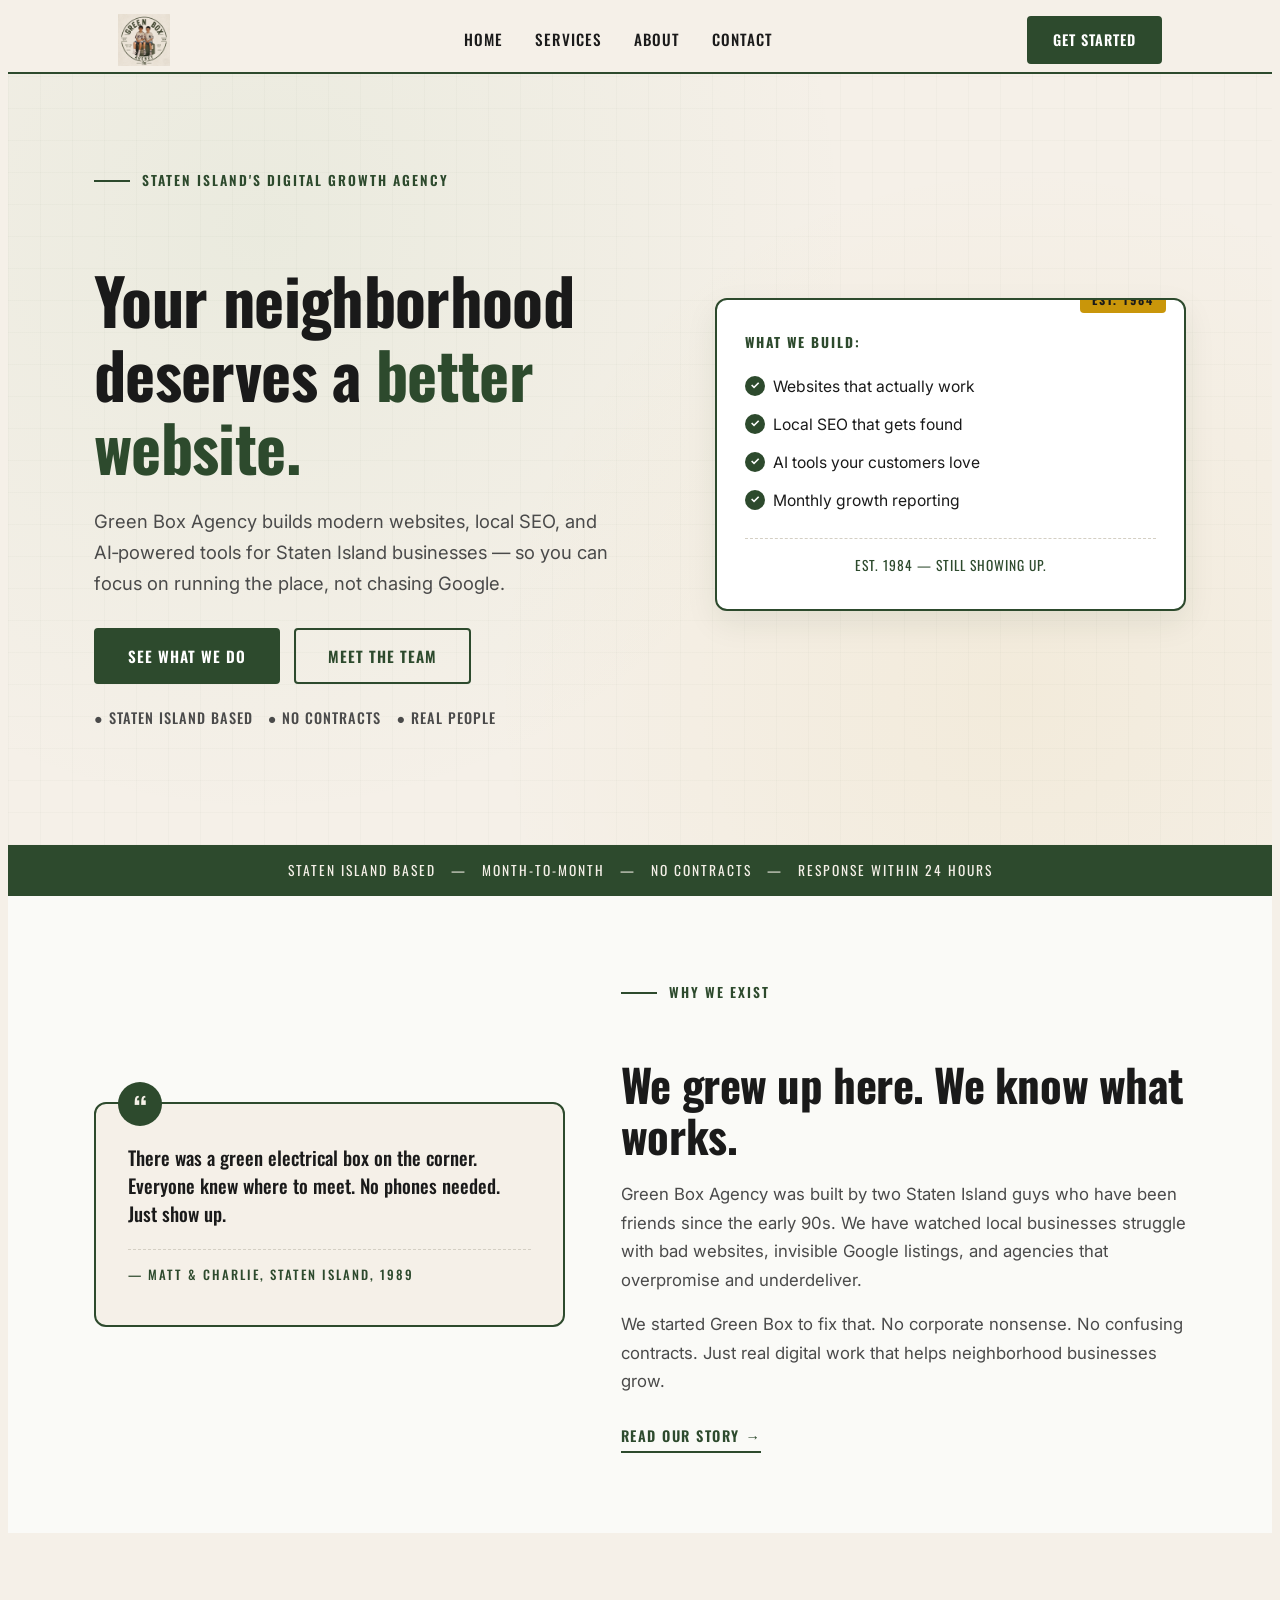
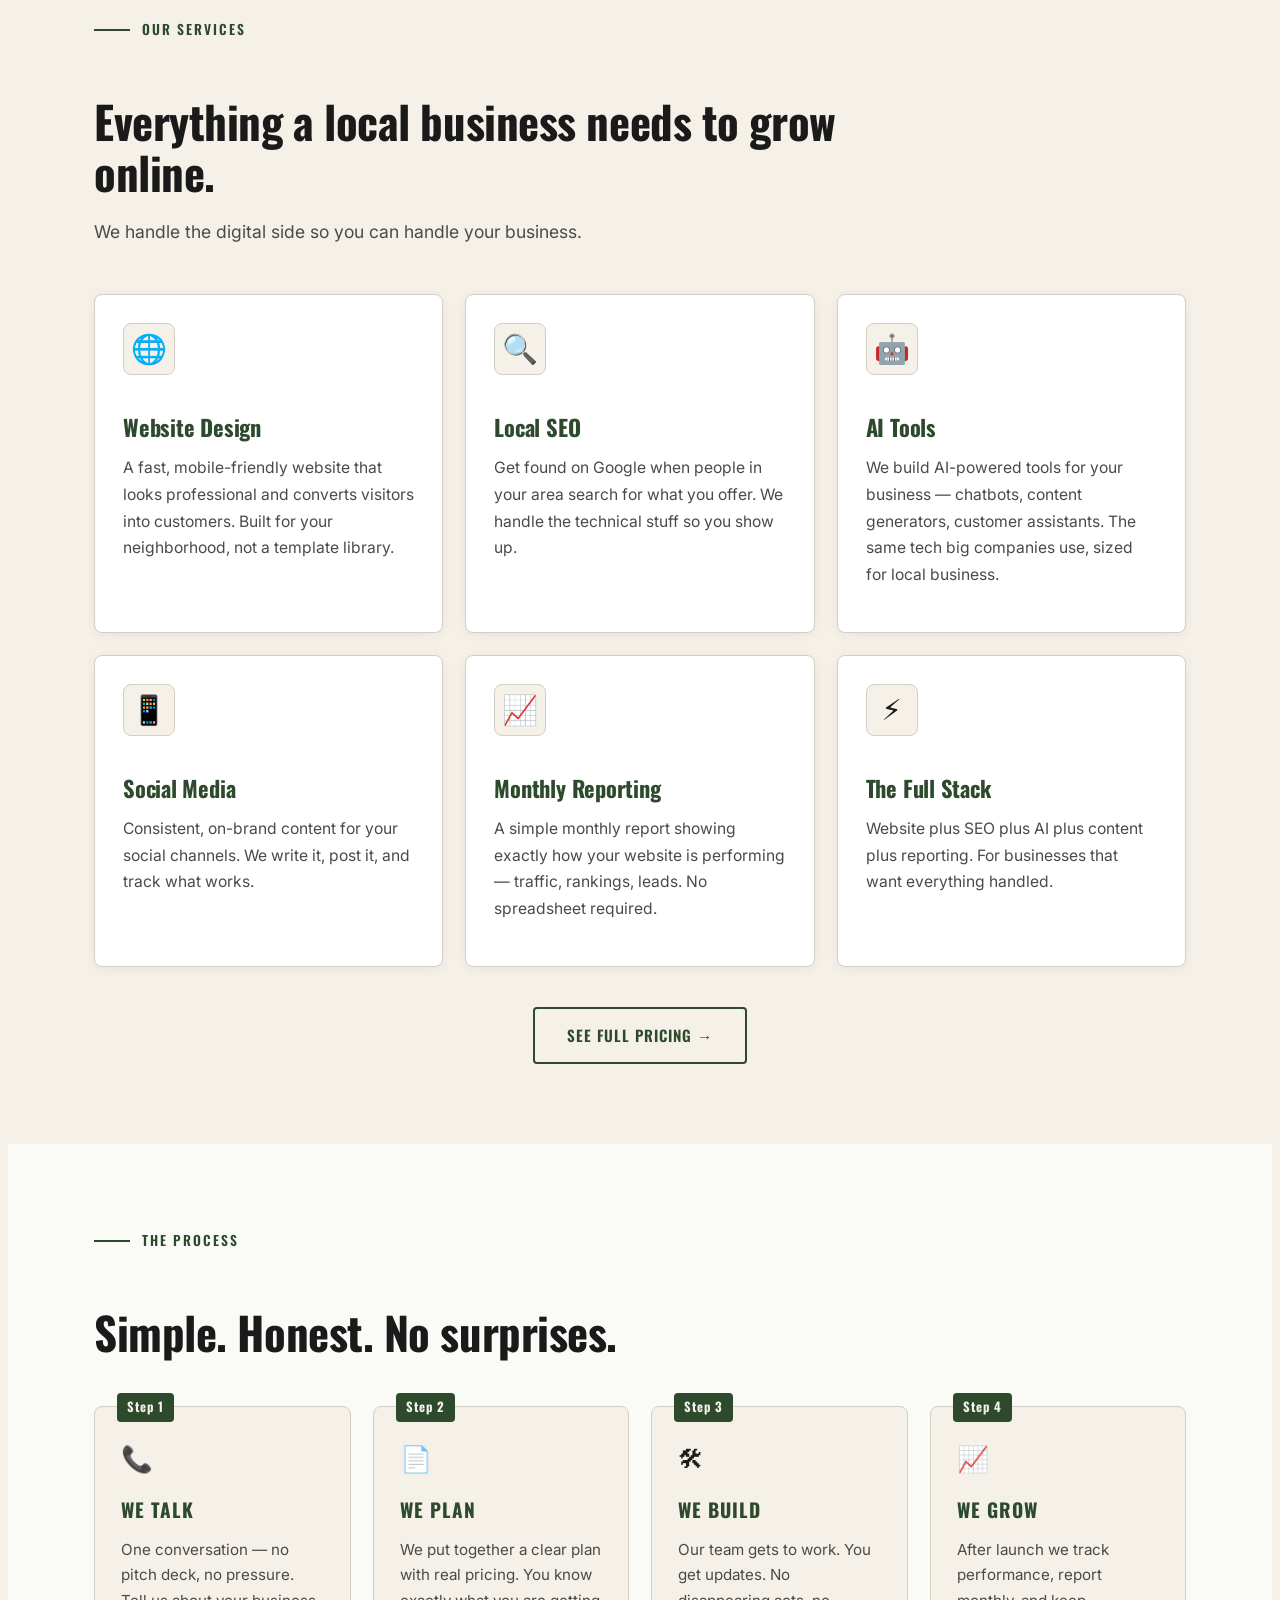
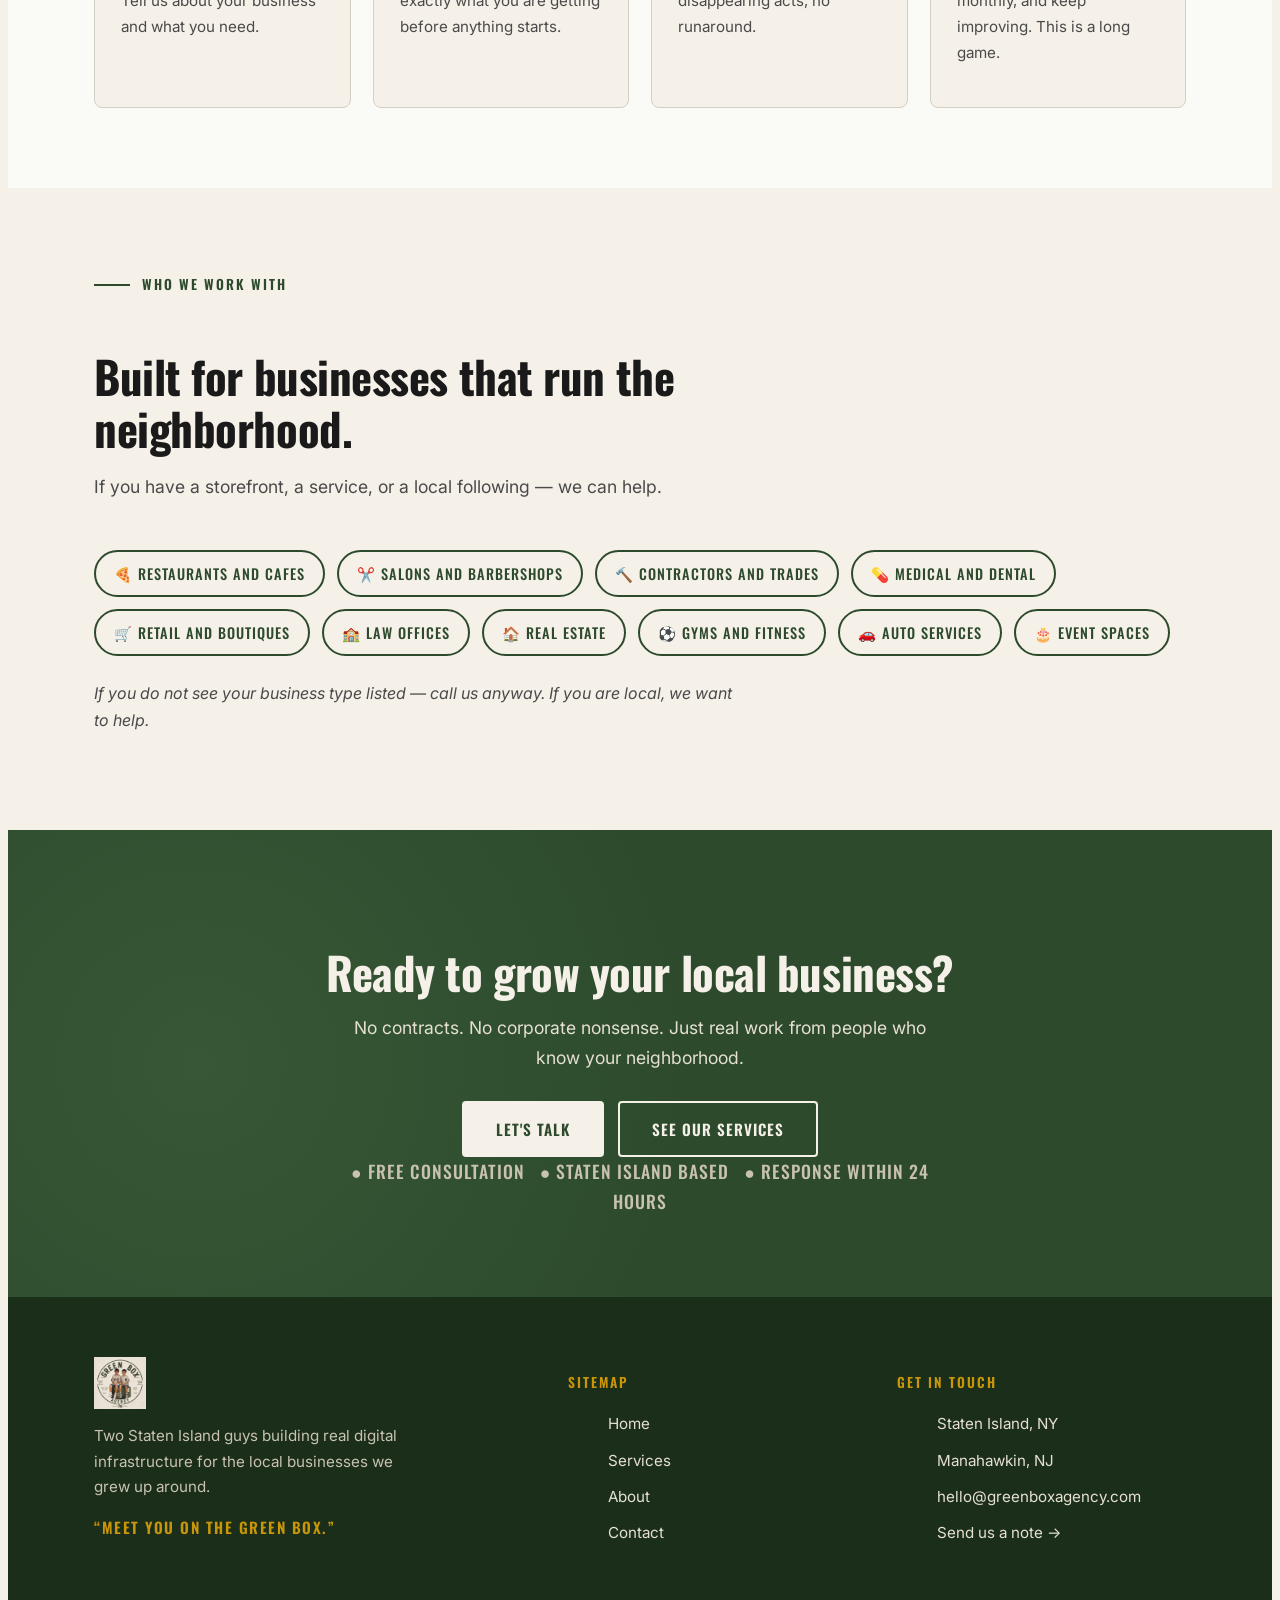
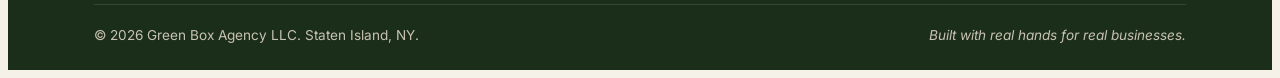
<file: index.html>
<!DOCTYPE html>
<html lang="en">
<head>
  <meta charset="UTF-8" />
  <!-- Google tag (gtag.js) -->
  <script async src="https://www.googletagmanager.com/gtag/js?id=G-ZWFWKJBQMD"></script>
  <script>
    window.dataLayer = window.dataLayer || [];
    function gtag(){dataLayer.push(arguments);}
    gtag('js', new Date());
    gtag('config', 'G-ZWFWKJBQMD');
  </script>
  <meta name="viewport" content="width=device-width, initial-scale=1.0" />
  <title>Green Box Agency &mdash; Staten Island Web Design, Local SEO &amp; AI Tools</title>
  <meta name="description" content="Green Box Agency builds modern websites, local SEO, and AI-powered tools for Staten Island businesses. Real digital work from two neighborhood guys. Meet you on the Green Box." />
  <link rel="canonical" href="https://greenboxagency.com/" />

  <meta property="og:type" content="website" />
  <meta property="og:url" content="https://greenboxagency.com/" />
  <meta property="og:title" content="Green Box Agency &mdash; Staten Island's Digital Growth Agency" />
  <meta property="og:description" content="Modern websites, local SEO, and AI tools for Staten Island businesses. Real work from real people." />
  <meta property="og:image" content="/assets/logo.jpeg" />

  <meta name="twitter:card" content="summary_large_image" />
  <meta name="twitter:title" content="Green Box Agency &mdash; Staten Island's Digital Growth Agency" />
  <meta name="twitter:description" content="Modern websites, local SEO, and AI tools for Staten Island businesses." />
  <meta name="twitter:image" content="/assets/logo.jpeg" />

  <link rel="icon" type="image/png" href="/assets/favicon.png" />

  <link rel="preconnect" href="https://fonts.googleapis.com" />
  <link rel="preconnect" href="https://fonts.gstatic.com" crossorigin />
  <link href="https://fonts.googleapis.com/css2?family=Oswald:wght@400;500;600;700;800&amp;family=Inter:wght@400;500;600;700&amp;display=swap" rel="stylesheet" />

  <link rel="stylesheet" href="/assets/style.css" />
  <script src="/assets/script.js" defer></script>

  <!-- GA4 goes here -->

  <script type="application/ld+json">
  {
    "@context": "https://schema.org",
    "@type": "Organization",
    "name": "Green Box Agency",
    "alternateName": "Green Box Agency LLC",
    "url": "https://greenboxagency.com/",
    "logo": "https://greenboxagency.com/assets/logo.jpeg",
    "foundingDate": "2024",
    "founders": [
      { "@type": "Person", "name": "Matt Dunn" },
      { "@type": "Person", "name": "Charlie" }
    ],
    "slogan": "Meet you on the Green Box.",
    "description": "Staten Island digital agency building modern websites, local SEO, and AI-powered tools for neighborhood businesses.",
    "areaServed": [
      { "@type": "City", "name": "Staten Island" },
      { "@type": "State", "name": "New York" },
      { "@type": "State", "name": "New Jersey" }
    ],
    "address": {
      "@type": "PostalAddress",
      "addressLocality": "Staten Island",
      "addressRegion": "NY",
      "addressCountry": "US"
    }
  }
  </script>

  <script type="application/ld+json">
  {
    "@context": "https://schema.org",
    "@type": "BreadcrumbList",
    "itemListElement": [
      { "@type": "ListItem", "position": 1, "name": "Home", "item": "https://greenboxagency.com/" }
    ]
  }
  </script>
</head>
<body>
<header class="site-header" id="top">
  <div class="container">
    <nav class="nav" aria-label="Primary">
      <a href="/" class="nav-logo"><img src="/assets/logo.jpeg" alt="Green Box Agency" height="200" style="height:200px;width:auto;display:block"/></a>

      <button class="hamburger" aria-label="Open menu" aria-expanded="false">
        <span></span>
        <span></span>
        <span></span>
      </button>

      <ul class="nav-links" id="nav-links">
        <li><a href="/">Home</a></li>
        <li><a href="/services/">Services</a></li>
        <li><a href="/about/">About</a></li>
        <li><a href="/contact/">Contact</a></li>
      </ul>

      <a class="nav-cta" href="/contact/">Get Started</a>
    </nav>
  </div>
</header>

<main id="main">

  <!-- HERO -->
  <section class="hero">
    <div class="container">
      <div class="hero-copy fade-up">
        <span class="section-label">Staten Island's Digital Growth Agency</span>
        <h1>Your neighborhood deserves a <span class="accent">better website.</span></h1>
        <p class="lede">Green Box Agency builds modern websites, local SEO, and AI&#8209;powered tools for Staten Island businesses &mdash; so you can focus on running the place, not chasing Google.</p>
        <div class="btn-row">
          <a class="btn btn--primary" href="/services/">See What We Do</a>
          <a class="btn btn--secondary" href="/about/">Meet the Team</a>
        </div>
        <p class="trust-line">&#9679; Staten Island based &nbsp; &#9679; No contracts &nbsp; &#9679; Real people</p>
      </div>

      <aside class="hero-card fade-up" aria-label="What Green Box builds">
        <div class="hero-card-label">What we build:</div>
        <ul class="check-list">
          <li>Websites that actually work</li>
          <li>Local SEO that gets found</li>
          <li>AI tools your customers love</li>
          <li>Monthly growth reporting</li>
        </ul>
        <div class="hero-card-foot">EST. 1984 &mdash; Still showing up.</div>
      </aside>
    </div>
  </section>

  <!-- TRUST BAR -->
  <section style="background:#2d4a2d;padding:14px 0">
    <div class="container">
      <p style="font-family:'Oswald',sans-serif;font-size:0.85rem;letter-spacing:2px;text-transform:uppercase;color:#f5f0e8;text-align:center;margin:0">
        Staten Island Based &nbsp;&nbsp;&#8212;&nbsp;&nbsp; Month-to-Month &nbsp;&nbsp;&#8212;&nbsp;&nbsp; No Contracts &nbsp;&nbsp;&#8212;&nbsp;&nbsp; Response Within 24 Hours
      </p>
    </div>
  </section>

  <!-- THE GREEN BOX STORY (SHORT) -->
  <section class="section section--white">
    <div class="container">
      <div class="story-grid">
        <div class="story-quote fade-up">
          There was a green electrical box on the corner. Everyone knew where to meet. No phones needed. Just show up.
          <div class="story-quote-foot">&mdash; Matt &amp; Charlie, Staten Island, 1989</div>
        </div>
        <div class="story-body fade-up">
          <span class="section-label">Why We Exist</span>
          <h2>We grew up here. We know what works.</h2>
          <p>Green Box Agency was built by two Staten Island guys who have been friends since the early 90s. We have watched local businesses struggle with bad websites, invisible Google listings, and agencies that overpromise and underdeliver.</p>
          <p>We started Green Box to fix that. No corporate nonsense. No confusing contracts. Just real digital work that helps neighborhood businesses grow.</p>
          <a class="story-link" href="/about/">Read Our Story &rarr;</a>
        </div>
      </div>
    </div>
  </section>

  <!-- WHAT WE DO -->
  <section class="section section--cream">
    <div class="container">
      <div class="section-head fade-up">
        <span class="section-label">Our Services</span>
        <h2>Everything a local business needs to grow online.</h2>
        <p>We handle the digital side so you can handle your business.</p>
      </div>

      <div class="services-grid">
        <article class="card fade-up">
          <div class="card-icon" aria-hidden="true">&#127760;</div>
          <h3>Website Design</h3>
          <p>A fast, mobile-friendly website that looks professional and converts visitors into customers. Built for your neighborhood, not a template library.</p>
        </article>
        <article class="card fade-up">
          <div class="card-icon" aria-hidden="true">&#128269;</div>
          <h3>Local SEO</h3>
          <p>Get found on Google when people in your area search for what you offer. We handle the technical stuff so you show up.</p>
        </article>
        <article class="card fade-up">
          <div class="card-icon" aria-hidden="true">&#129302;</div>
          <h3>AI Tools</h3>
          <p>We build AI-powered tools for your business &mdash; chatbots, content generators, customer assistants. The same tech big companies use, sized for local business.</p>
        </article>
        <article class="card fade-up">
          <div class="card-icon" aria-hidden="true">&#128241;</div>
          <h3>Social Media</h3>
          <p>Consistent, on-brand content for your social channels. We write it, post it, and track what works.</p>
        </article>
        <article class="card fade-up">
          <div class="card-icon" aria-hidden="true">&#128200;</div>
          <h3>Monthly Reporting</h3>
          <p>A simple monthly report showing exactly how your website is performing &mdash; traffic, rankings, leads. No spreadsheet required.</p>
        </article>
        <article class="card fade-up">
          <div class="card-icon" aria-hidden="true">&#9889;</div>
          <h3>The Full Stack</h3>
          <p>Website plus SEO plus AI plus content plus reporting. For businesses that want everything handled.</p>
        </article>
      </div>

      <div class="section-foot fade-up">
        <a class="btn btn--secondary" href="/services/">See Full Pricing &rarr;</a>
      </div>
    </div>
  </section>

  <!-- HOW IT WORKS -->
  <section class="section section--white">
    <div class="container">
      <div class="section-head fade-up">
        <span class="section-label">The Process</span>
        <h2>Simple. Honest. No surprises.</h2>
      </div>

      <div class="process-grid">
        <div class="process-step fade-up">
          <span class="step-num">Step 1</span>
          <div class="step-icon" aria-hidden="true">&#128222;</div>
          <h3>We Talk</h3>
          <p>One conversation &mdash; no pitch deck, no pressure. Tell us about your business and what you need.</p>
        </div>
        <div class="process-step fade-up">
          <span class="step-num">Step 2</span>
          <div class="step-icon" aria-hidden="true">&#128196;</div>
          <h3>We Plan</h3>
          <p>We put together a clear plan with real pricing. You know exactly what you are getting before anything starts.</p>
        </div>
        <div class="process-step fade-up">
          <span class="step-num">Step 3</span>
          <div class="step-icon" aria-hidden="true">&#128736;</div>
          <h3>We Build</h3>
          <p>Our team gets to work. You get updates. No disappearing acts, no runaround.</p>
        </div>
        <div class="process-step fade-up">
          <span class="step-num">Step 4</span>
          <div class="step-icon" aria-hidden="true">&#128200;</div>
          <h3>We Grow</h3>
          <p>After launch we track performance, report monthly, and keep improving. This is a long game.</p>
        </div>
      </div>
    </div>
  </section>

  <!-- WHO WE SERVE -->
  <section class="section section--cream">
    <div class="container">
      <div class="section-head fade-up">
        <span class="section-label">Who We Work With</span>
        <h2>Built for businesses that run the neighborhood.</h2>
        <p>If you have a storefront, a service, or a local following &mdash; we can help.</p>
      </div>

      <div class="pills fade-up">
        <span class="pill">&#127829; Restaurants and Cafes</span>
        <span class="pill">&#9986;&#65039; Salons and Barbershops</span>
        <span class="pill">&#128296; Contractors and Trades</span>
        <span class="pill">&#128138; Medical and Dental</span>
        <span class="pill">&#128722; Retail and Boutiques</span>
        <span class="pill">&#127979; Law Offices</span>
        <span class="pill">&#127968; Real Estate</span>
        <span class="pill">&#9917; Gyms and Fitness</span>
        <span class="pill">&#128663; Auto Services</span>
        <span class="pill">&#127874; Event Spaces</span>
      </div>

      <p class="who-note fade-up">If you do not see your business type listed &mdash; call us anyway. If you are local, we want to help.</p>
    </div>
  </section>

  <!-- CTA BAND -->
  <section class="cta-band">
    <div class="container">
      <h2 class="fade-up">Ready to grow your local business?</h2>
      <p class="fade-up">No contracts. No corporate nonsense. Just real work from people who know your neighborhood.</p>
      <div class="btn-row fade-up">
        <a class="btn btn--cream" href="/contact/">Let's Talk</a>
        <a class="btn btn--outline-cream" href="/services/">See Our Services</a>
      </div>
      <p class="trust-line fade-up">&#9679; Free consultation &nbsp; &#9679; Staten Island based &nbsp; &#9679; Response within 24 hours</p>
    </div>
  </section>

</main>
<footer class="site-footer">
  <div class="container">
    <div class="footer-grid">
      <div class="footer-brand">
        <a href="/" class="nav-logo"><img src="/assets/logo.jpeg" alt="Green Box Agency" height="200" style="height:200px;width:auto;display:block"/></a>
        <p>Two Staten Island guys building real digital infrastructure for the local businesses we grew up around.</p>
        <p class="footer-tagline">&ldquo;Meet you on the Green Box.&rdquo;</p>
      </div>

      <div class="footer-col">
        <h4>Sitemap</h4>
        <ul>
          <li><a href="/">Home</a></li>
          <li><a href="/services/">Services</a></li>
          <li><a href="/about/">About</a></li>
          <li><a href="/contact/">Contact</a></li>
        </ul>
      </div>

      <div class="footer-col">
        <h4>Get in touch</h4>
        <ul>
          <li>Staten Island, NY</li>
          <li>Manahawkin, NJ</li>
          <li><a href="mailto:hello@greenboxagency.com">hello@greenboxagency.com</a></li>
          <li><a href="/contact/">Send us a note &rarr;</a></li>
        </ul>
      </div>
    </div>

    <div class="footer-bottom">
      <span>&copy; <span data-year>2026</span> Green Box Agency LLC. Staten Island, NY.</span>
      <span class="built">Built with real hands for real businesses.</span>
    </div>
  </div>
</footer>
</body>
</html>
</file>
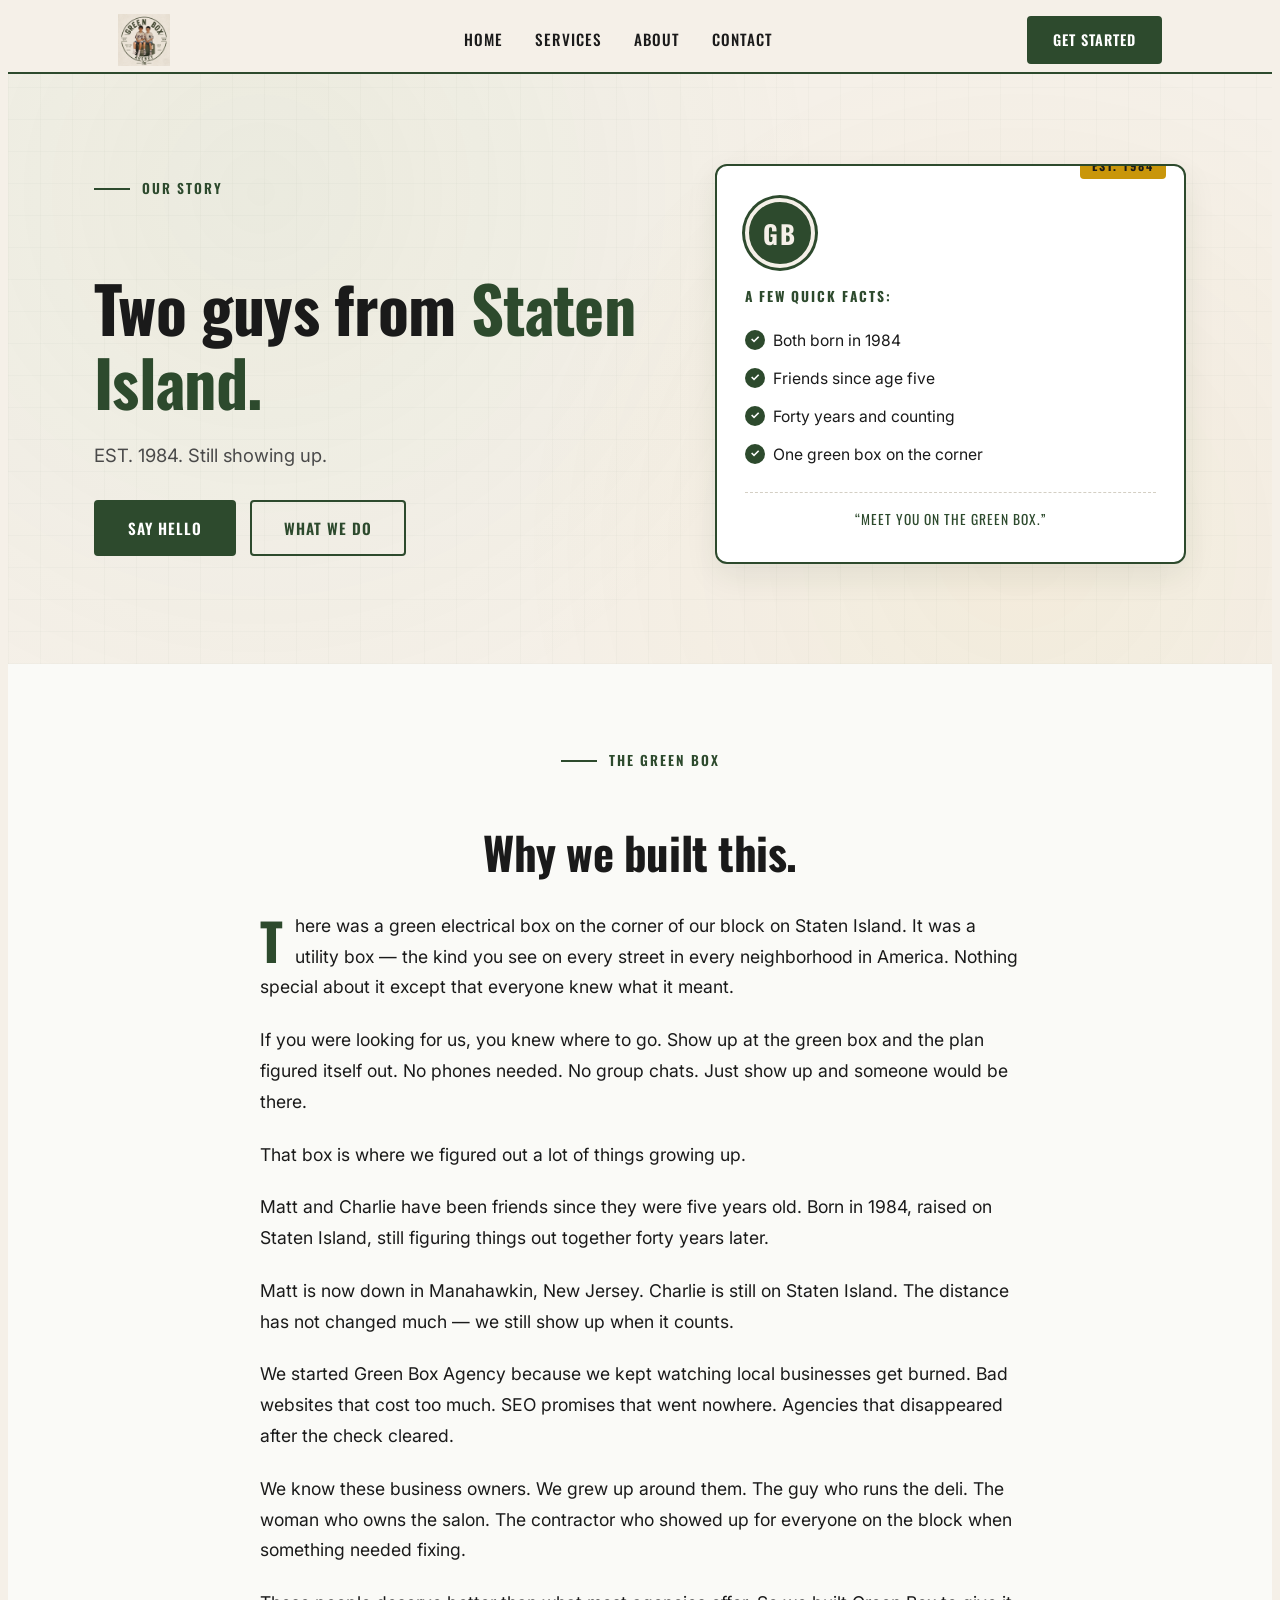
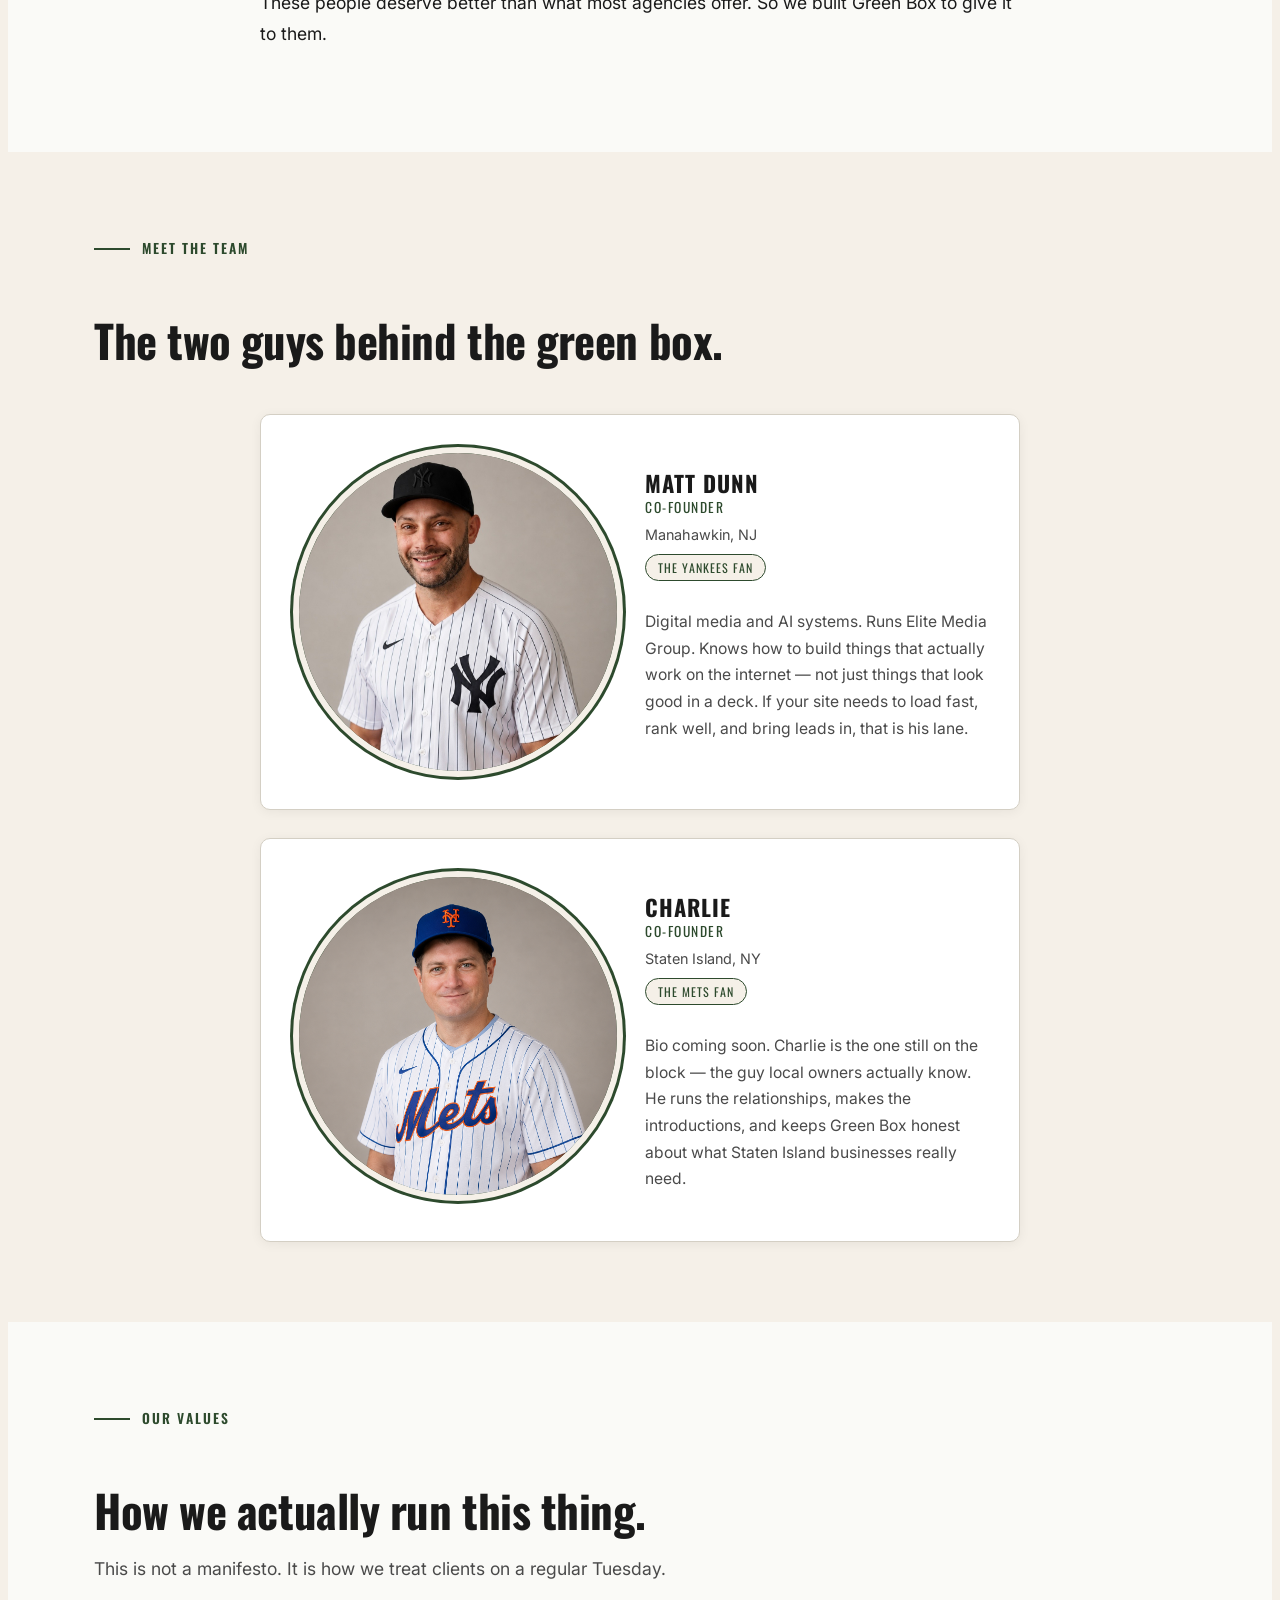
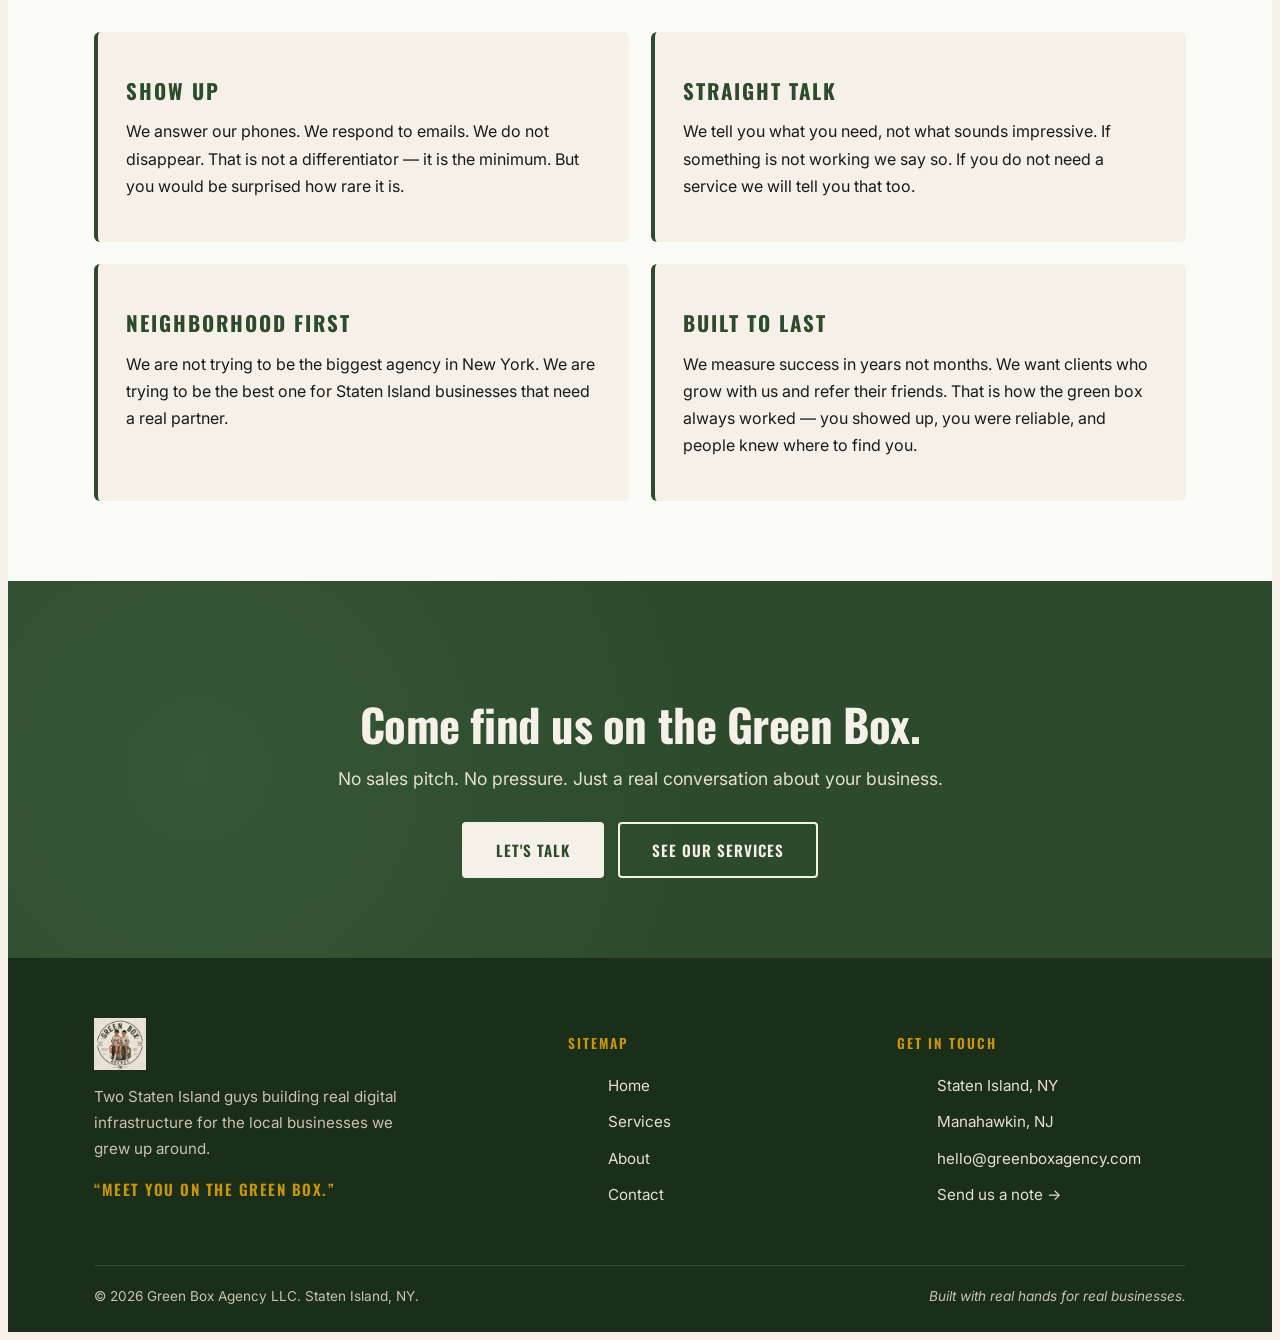
<file: about/index.html>
<!DOCTYPE html>
<html lang="en">
<head>
  <meta charset="UTF-8" />
  <!-- Google tag (gtag.js) -->
  <script async src="https://www.googletagmanager.com/gtag/js?id=G-ZWFWKJBQMD"></script>
  <script>
    window.dataLayer = window.dataLayer || [];
    function gtag(){dataLayer.push(arguments);}
    gtag('js', new Date());
    gtag('config', 'G-ZWFWKJBQMD');
  </script>
  <meta name="viewport" content="width=device-width, initial-scale=1.0" />
  <title>About &mdash; Two Guys from Staten Island | Green Box Agency</title>
  <meta name="description" content="Green Box Agency was started by Matt and Charlie &mdash; friends since 1989, born on Staten Island, building real digital infrastructure for local businesses. Meet the team." />
  <link rel="canonical" href="https://greenboxagency.com/about/" />

  <meta property="og:type" content="website" />
  <meta property="og:url" content="https://greenboxagency.com/about/" />
  <meta property="og:title" content="About Green Box Agency &mdash; Two Guys from Staten Island" />
  <meta property="og:description" content="Friends since 1989. Building Green Box together. Real digital work for the businesses we grew up around." />
  <meta property="og:image" content="/assets/logo.jpeg" />

  <meta name="twitter:card" content="summary_large_image" />
  <meta name="twitter:title" content="About | Green Box Agency" />
  <meta name="twitter:description" content="Friends since 1989. Staten Island raised. Building Green Box together." />
  <meta name="twitter:image" content="/assets/logo.jpeg" />

  <link rel="icon" type="image/png" href="/assets/favicon.png" />

  <link rel="preconnect" href="https://fonts.googleapis.com" />
  <link rel="preconnect" href="https://fonts.gstatic.com" crossorigin />
  <link href="https://fonts.googleapis.com/css2?family=Oswald:wght@400;500;600;700;800&amp;family=Inter:wght@400;500;600;700&amp;display=swap" rel="stylesheet" />

  <link rel="stylesheet" href="/assets/style.css" />
  <script src="/assets/script.js" defer></script>

  <!-- GA4 goes here -->

  <script type="application/ld+json">
  {
    "@context": "https://schema.org",
    "@type": "BreadcrumbList",
    "itemListElement": [
      { "@type": "ListItem", "position": 1, "name": "Home", "item": "https://greenboxagency.com/" },
      { "@type": "ListItem", "position": 2, "name": "About", "item": "https://greenboxagency.com/about/" }
    ]
  }
  </script>
</head>
<body>
<header class="site-header" id="top">
  <div class="container">
    <nav class="nav" aria-label="Primary">
      <a href="/" class="nav-logo"><img src="/assets/logo.jpeg" alt="Green Box Agency" height="200" style="height:200px;width:auto;display:block"/></a>

      <button class="hamburger" aria-label="Open menu" aria-expanded="false">
        <span></span>
        <span></span>
        <span></span>
      </button>

      <ul class="nav-links" id="nav-links">
        <li><a href="/">Home</a></li>
        <li><a href="/services/">Services</a></li>
        <li><a href="/about/">About</a></li>
        <li><a href="/contact/">Contact</a></li>
      </ul>

      <a class="nav-cta" href="/contact/">Get Started</a>
    </nav>
  </div>
</header>

<main id="main">

  <!-- HERO -->
  <section class="hero">
    <div class="container">
      <div class="hero-copy fade-up">
        <span class="section-label">Our Story</span>
        <h1>Two guys from <span style="color:#2d4a2d">Staten Island.</span></h1>
        <p class="lede">EST. 1984. Still showing up.</p>
        <div class="btn-row">
          <a class="btn btn--primary" href="/contact/">Say Hello</a>
          <a class="btn btn--secondary" href="/services/">What We Do</a>
        </div>
      </div>

      <aside class="hero-card fade-up" aria-label="Quick facts">
        <span class="gb-mark" aria-hidden="true">GB</span>
        <div class="hero-card-label">A few quick facts:</div>
        <ul class="check-list">
          <li>Both born in 1984</li>
          <li>Friends since age five</li>
          <li>Forty years and counting</li>
          <li>One green box on the corner</li>
        </ul>
        <div class="hero-card-foot">&ldquo;Meet you on the Green Box.&rdquo;</div>
      </aside>
    </div>
  </section>

  <!-- THE STORY -->
  <section class="section section--white">
    <div class="container">
      <div class="section-head fade-up" style="margin: 0 auto 32px; text-align:center; max-width:680px;">
        <span class="section-label" style="justify-content:center;">The Green Box</span>
        <h2>Why we built this.</h2>
      </div>

      <article class="story-narrative">
        <p class="fade-up">There was a green electrical box on the corner of our block on Staten Island. It was a utility box &mdash; the kind you see on every street in every neighborhood in America. Nothing special about it except that everyone knew what it meant.</p>

        <p class="fade-up">If you were looking for us, you knew where to go. Show up at the green box and the plan figured itself out. No phones needed. No group chats. Just show up and someone would be there.</p>

        <p class="fade-up">That box is where we figured out a lot of things growing up.</p>

        <p class="fade-up">Matt and Charlie have been friends since they were five years old. Born in 1984, raised on Staten Island, still figuring things out together forty years later.</p>

        <p class="fade-up">Matt is now down in Manahawkin, New Jersey. Charlie is still on Staten Island. The distance has not changed much &mdash; we still show up when it counts.</p>

        <p class="fade-up">We started Green Box Agency because we kept watching local businesses get burned. Bad websites that cost too much. SEO promises that went nowhere. Agencies that disappeared after the check cleared.</p>

        <p class="fade-up">We know these business owners. We grew up around them. The guy who runs the deli. The woman who owns the salon. The contractor who showed up for everyone on the block when something needed fixing.</p>

        <p class="fade-up">These people deserve better than what most agencies offer. So we built Green Box to give it to them.</p>
      </article>
    </div>
  </section>

  <!-- MEET THE TEAM -->
  <section class="section section--cream">
    <div class="container">
      <div class="section-head fade-up">
        <span class="section-label">Meet the Team</span>
        <h2>The two guys behind the green box.</h2>
      </div>

      <div class="team-grid">
        <article class="team-card fade-up">
          <img class="team-avatar" src="/assets/matt.jpeg" alt="Matt Dunn, Co-Founder of Green Box Agency" width="110" height="110" />
          <div>
            <h3>Matt Dunn</h3>
            <div class="team-role">Co-Founder</div>
            <div class="team-location">Manahawkin, NJ</div>
            <span class="team-tag">The Yankees fan</span>
            <p class="team-bio">Digital media and AI systems. Runs Elite Media Group. Knows how to build things that actually work on the internet &mdash; not just things that look good in a deck. If your site needs to load fast, rank well, and bring leads in, that is his lane.</p>
          </div>
        </article>

        <article class="team-card fade-up">
          <img class="team-avatar" src="/assets/charlie.jpeg" alt="Charlie, Co-Founder of Green Box Agency" width="110" height="110" />
          <div>
            <h3>Charlie</h3>
            <div class="team-role">Co-Founder</div>
            <div class="team-location">Staten Island, NY</div>
            <span class="team-tag">The Mets fan</span>
            <p class="team-bio">Bio coming soon. Charlie is the one still on the block &mdash; the guy local owners actually know. He runs the relationships, makes the introductions, and keeps Green Box honest about what Staten Island businesses really need.</p>
          </div>
        </article>
      </div>
    </div>
  </section>

  <!-- OUR VALUES -->
  <section class="section section--white">
    <div class="container">
      <div class="section-head fade-up">
        <span class="section-label">Our Values</span>
        <h2>How we actually run this thing.</h2>
        <p>This is not a manifesto. It is how we treat clients on a regular Tuesday.</p>
      </div>

      <div class="values-grid">
        <div class="value-card fade-up">
          <h3>Show Up</h3>
          <p>We answer our phones. We respond to emails. We do not disappear. That is not a differentiator &mdash; it is the minimum. But you would be surprised how rare it is.</p>
        </div>

        <div class="value-card fade-up">
          <h3>Straight Talk</h3>
          <p>We tell you what you need, not what sounds impressive. If something is not working we say so. If you do not need a service we will tell you that too.</p>
        </div>

        <div class="value-card fade-up">
          <h3>Neighborhood First</h3>
          <p>We are not trying to be the biggest agency in New York. We are trying to be the best one for Staten Island businesses that need a real partner.</p>
        </div>

        <div class="value-card fade-up">
          <h3>Built to Last</h3>
          <p>We measure success in years not months. We want clients who grow with us and refer their friends. That is how the green box always worked &mdash; you showed up, you were reliable, and people knew where to find you.</p>
        </div>
      </div>
    </div>
  </section>

  <!-- CTA BAND -->
  <section class="cta-band">
    <div class="container">
      <h2 class="fade-up">Come find us on the Green Box.</h2>
      <p class="fade-up">No sales pitch. No pressure. Just a real conversation about your business.</p>
      <div class="btn-row fade-up">
        <a class="btn btn--cream" href="/contact/">Let's Talk</a>
        <a class="btn btn--outline-cream" href="/services/">See Our Services</a>
      </div>
    </div>
  </section>

</main>
<footer class="site-footer">
  <div class="container">
    <div class="footer-grid">
      <div class="footer-brand">
        <a href="/" class="nav-logo"><img src="/assets/logo.jpeg" alt="Green Box Agency" height="200" style="height:200px;width:auto;display:block"/></a>
        <p>Two Staten Island guys building real digital infrastructure for the local businesses we grew up around.</p>
        <p class="footer-tagline">&ldquo;Meet you on the Green Box.&rdquo;</p>
      </div>
      <div class="footer-col">
        <h4>Sitemap</h4>
        <ul>
          <li><a href="/">Home</a></li>
          <li><a href="/services/">Services</a></li>
          <li><a href="/about/">About</a></li>
          <li><a href="/contact/">Contact</a></li>
        </ul>
      </div>
      <div class="footer-col">
        <h4>Get in touch</h4>
        <ul>
          <li>Staten Island, NY</li>
          <li>Manahawkin, NJ</li>
          <li><a href="mailto:hello@greenboxagency.com">hello@greenboxagency.com</a></li>
          <li><a href="/contact/">Send us a note &rarr;</a></li>
        </ul>
      </div>
    </div>
    <div class="footer-bottom">
      <span>&copy; <span data-year>2026</span> Green Box Agency LLC. Staten Island, NY.</span>
      <span class="built">Built with real hands for real businesses.</span>
    </div>
  </div>
</footer>
</body>
</html>
</file>
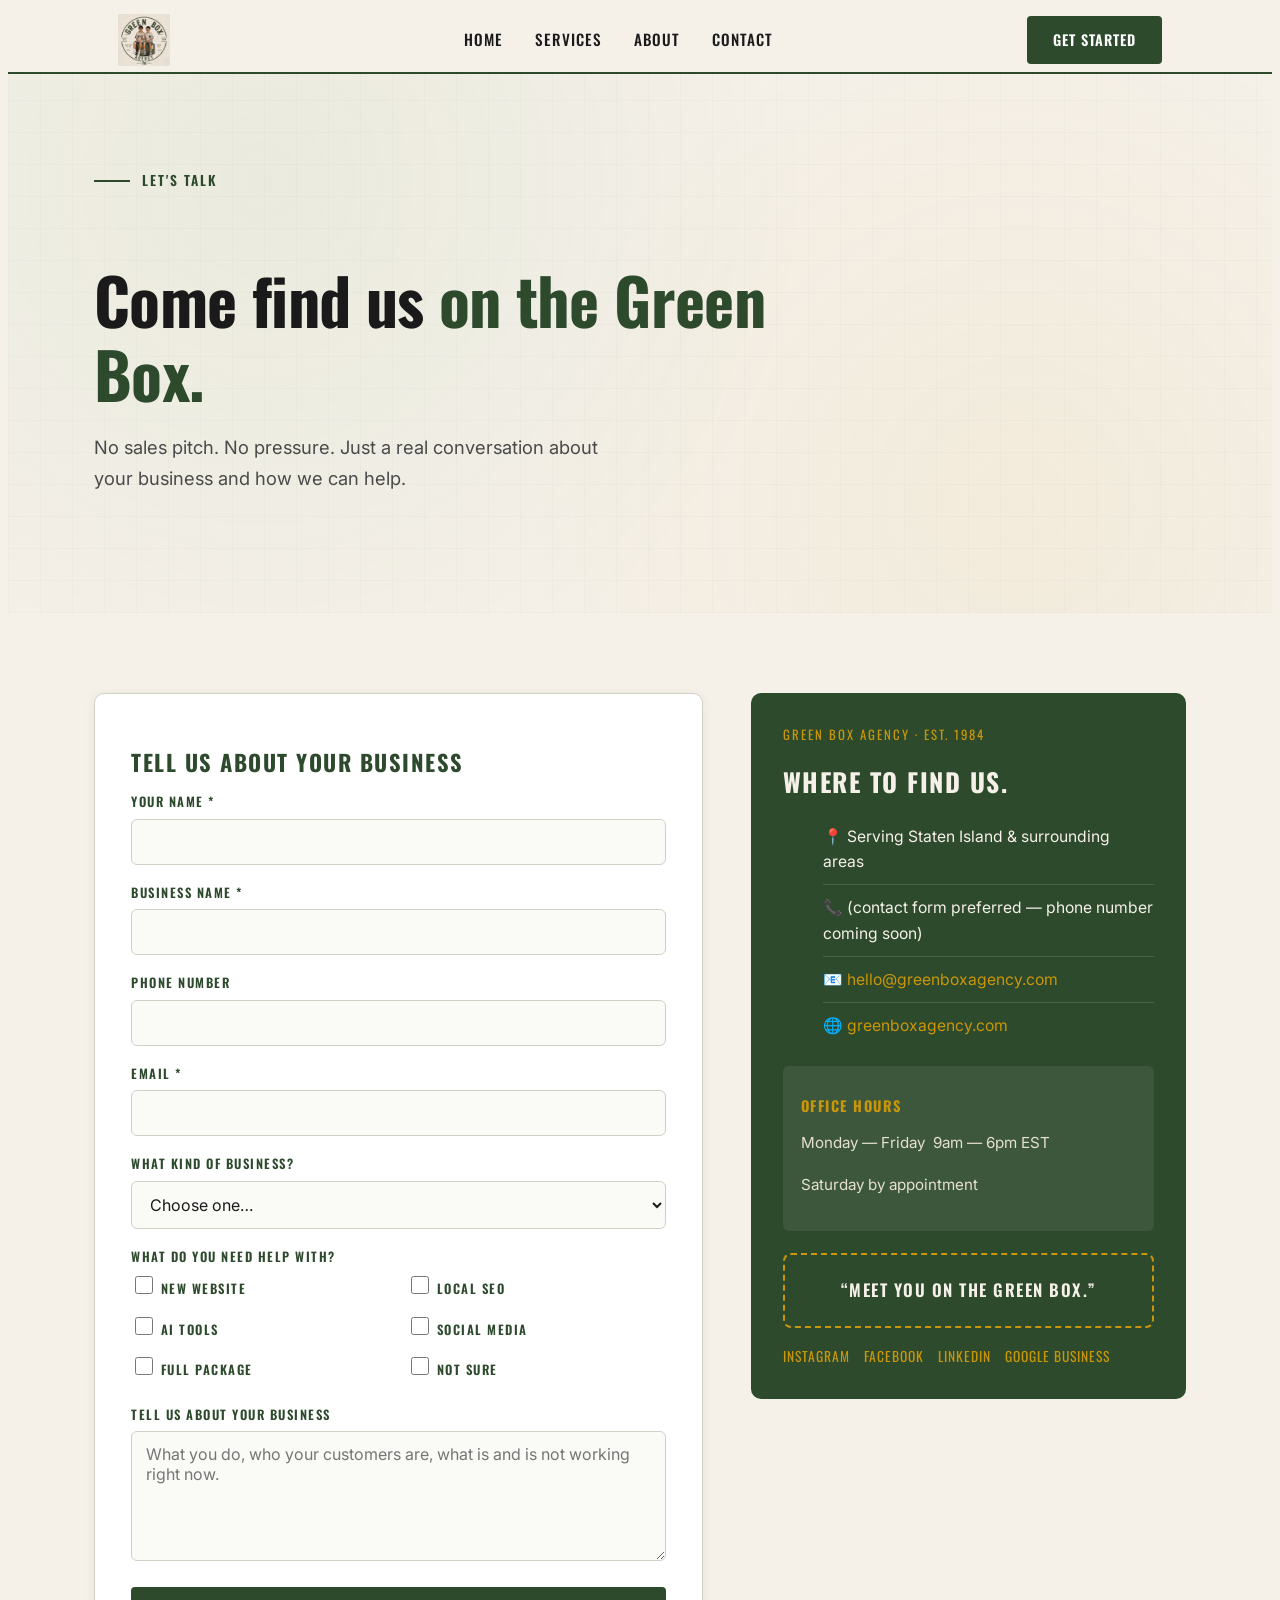
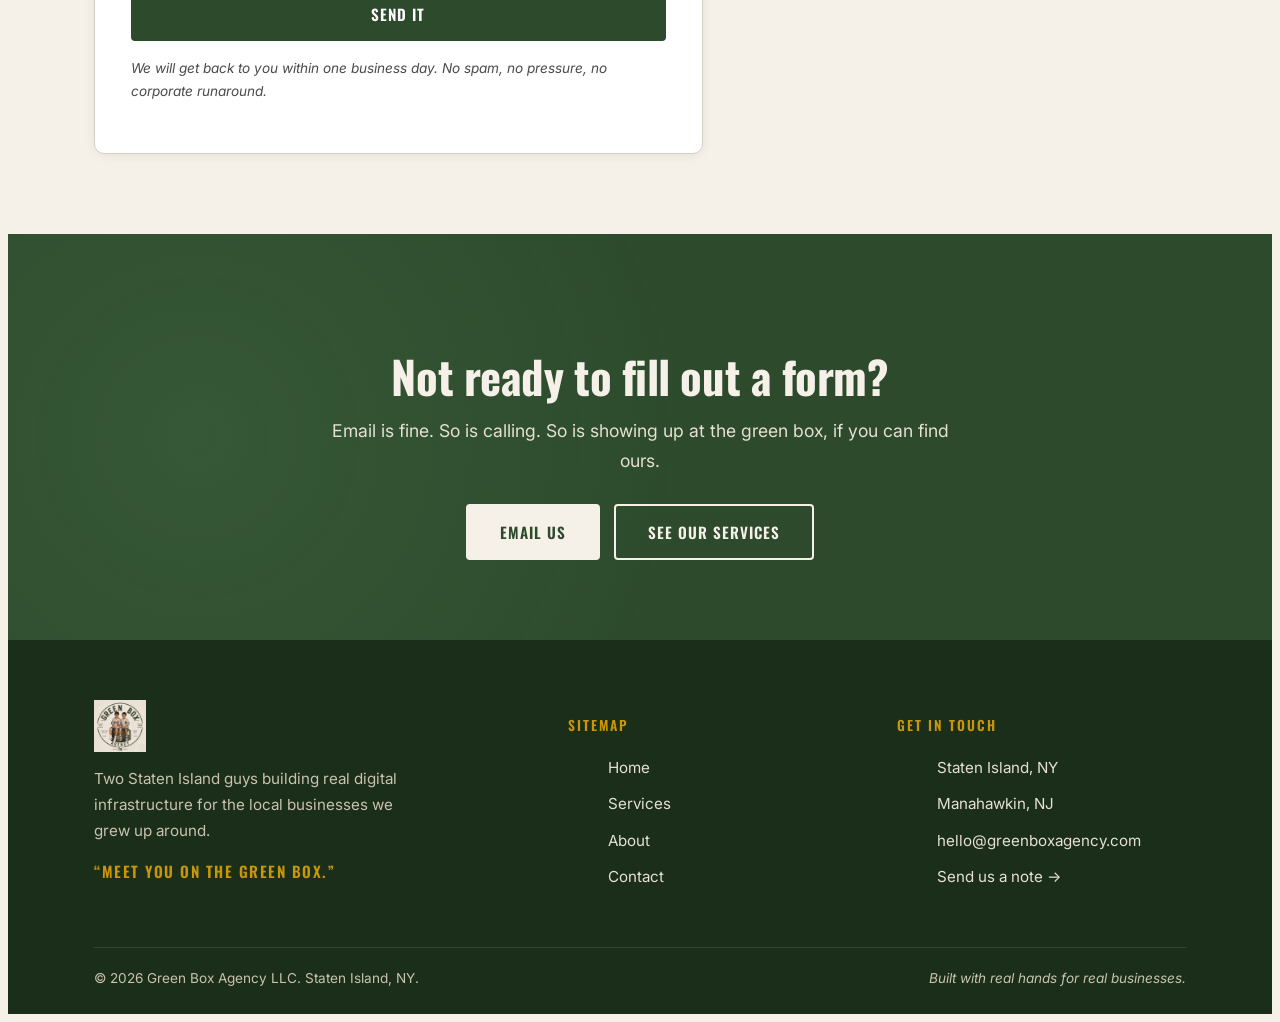
<file: contact/index.html>
<!DOCTYPE html>
<html lang="en">
<head>
  <meta charset="UTF-8" />
  <!-- Google tag (gtag.js) -->
  <script async src="https://www.googletagmanager.com/gtag/js?id=G-ZWFWKJBQMD"></script>
  <script>
    window.dataLayer = window.dataLayer || [];
    function gtag(){dataLayer.push(arguments);}
    gtag('js', new Date());
    gtag('config', 'G-ZWFWKJBQMD');
  </script>
  <meta name="viewport" content="width=device-width, initial-scale=1.0" />
  <title>Contact &mdash; Meet You on the Green Box | Green Box Agency</title>
  <meta name="description" content="Get in touch with Green Box Agency. Staten Island based, serving local businesses across NY and NJ. No sales pitch &mdash; just a real conversation about your business." />
  <link rel="canonical" href="https://greenboxagency.com/contact/" />

  <meta property="og:type" content="website" />
  <meta property="og:url" content="https://greenboxagency.com/contact/" />
  <meta property="og:title" content="Contact Green Box Agency" />
  <meta property="og:description" content="No sales pitch. No pressure. Just a real conversation about your business." />
  <meta property="og:image" content="/assets/logo.jpeg" />

  <meta name="twitter:card" content="summary_large_image" />
  <meta name="twitter:title" content="Contact | Green Box Agency" />
  <meta name="twitter:description" content="Staten Island based. Real people. Quick replies." />
  <meta name="twitter:image" content="/assets/logo.jpeg" />

  <link rel="icon" type="image/png" href="/assets/favicon.png" />

  <link rel="preconnect" href="https://fonts.googleapis.com" />
  <link rel="preconnect" href="https://fonts.gstatic.com" crossorigin />
  <link href="https://fonts.googleapis.com/css2?family=Oswald:wght@400;500;600;700;800&amp;family=Inter:wght@400;500;600;700&amp;display=swap" rel="stylesheet" />

  <link rel="stylesheet" href="/assets/style.css" />
  <script src="/assets/script.js" defer></script>

  <!-- GA4 goes here -->

  <script type="application/ld+json">
  {
    "@context": "https://schema.org",
    "@type": "BreadcrumbList",
    "itemListElement": [
      { "@type": "ListItem", "position": 1, "name": "Home", "item": "https://greenboxagency.com/" },
      { "@type": "ListItem", "position": 2, "name": "Contact", "item": "https://greenboxagency.com/contact/" }
    ]
  }
  </script>
</head>
<body>
<header class="site-header" id="top">
  <div class="container">
    <nav class="nav" aria-label="Primary">
      <a href="/" class="nav-logo"><img src="/assets/logo.jpeg" alt="Green Box Agency" height="200" style="height:200px;width:auto;display:block"/></a>

      <button class="hamburger" aria-label="Open menu" aria-expanded="false">
        <span></span>
        <span></span>
        <span></span>
      </button>

      <ul class="nav-links" id="nav-links">
        <li><a href="/">Home</a></li>
        <li><a href="/services/">Services</a></li>
        <li><a href="/about/">About</a></li>
        <li><a href="/contact/">Contact</a></li>
      </ul>

      <a class="nav-cta" href="/contact/">Get Started</a>
    </nav>
  </div>
</header>

<main id="main">

  <!-- HERO -->
  <section class="hero">
    <div class="container" style="grid-template-columns: 1fr;">
      <div class="hero-copy fade-up" style="max-width: 720px;">
        <span class="section-label">Let's Talk</span>
        <h1>Come find us <span style="color:#2d4a2d">on the Green Box.</span></h1>
        <p class="lede">No sales pitch. No pressure. Just a real conversation about your business and how we can help.</p>
      </div>
    </div>
  </section>

  <!-- CONTACT GRID -->
  <section class="section section--cream">
    <div class="container">
      <div class="contact-grid">

        <!-- FORM -->
        <form class="contact-form fade-up" name="contact" method="POST" data-netlify="true" netlify-honeypot="bot-field" action="/contact/?success=1">
          <input type="hidden" name="form-name" value="contact" />
          <p style="display:none;"><label>Do not fill this out: <input name="bot-field" /></label></p>

          <h2 style="font-size:1.4rem;margin-bottom:18px;color:#2d4a2d;text-transform:uppercase;letter-spacing:1.5px;">Tell us about your business</h2>

          <div class="field">
            <label for="name">Your name <span aria-hidden="true">*</span></label>
            <input type="text" id="name" name="name" required autocomplete="name" />
          </div>

          <div class="field">
            <label for="business">Business name <span aria-hidden="true">*</span></label>
            <input type="text" id="business" name="business" required autocomplete="organization" />
          </div>

          <div class="field">
            <label for="phone">Phone number</label>
            <input type="tel" id="phone" name="phone" autocomplete="tel" />
          </div>

          <div class="field">
            <label for="email">Email <span aria-hidden="true">*</span></label>
            <input type="email" id="email" name="email" required autocomplete="email" />
          </div>

          <div class="field">
            <label for="business-type">What kind of business?</label>
            <select id="business-type" name="business-type">
              <option value="">Choose one&hellip;</option>
              <option>Restaurant / Cafe</option>
              <option>Salon / Barbershop</option>
              <option>Contractor / Trades</option>
              <option>Medical / Dental</option>
              <option>Retail</option>
              <option>Law Office</option>
              <option>Real Estate</option>
              <option>Gym / Fitness</option>
              <option>Auto Services</option>
              <option>Other</option>
            </select>
          </div>

          <div class="field">
            <label>What do you need help with?</label>
            <div class="check-group">
              <label class="check-item"><input type="checkbox" name="needs" value="New website" /> New website</label>
              <label class="check-item"><input type="checkbox" name="needs" value="Local SEO" /> Local SEO</label>
              <label class="check-item"><input type="checkbox" name="needs" value="AI tools" /> AI tools</label>
              <label class="check-item"><input type="checkbox" name="needs" value="Social media" /> Social media</label>
              <label class="check-item"><input type="checkbox" name="needs" value="Full package" /> Full package</label>
              <label class="check-item"><input type="checkbox" name="needs" value="Not sure" /> Not sure</label>
            </div>
          </div>

          <div class="field">
            <label for="message">Tell us about your business</label>
            <textarea id="message" name="message" placeholder="What you do, who your customers are, what is and is not working right now."></textarea>
          </div>

          <button type="submit" class="btn btn--primary" style="width:100%;">Send It</button>

          <p class="form-foot">We will get back to you within one business day. No spam, no pressure, no corporate runaround.</p>

          <div class="form-success" role="status" aria-live="polite">
            Thanks! We will be in touch within one business day.
          </div>
        </form>

        <!-- INFO -->
        <aside class="contact-info fade-up">
          <div class="est">Green Box Agency &middot; EST. 1984</div>
          <h2>Where to find us.</h2>
          <ul>
            <li>&#128205; Serving Staten Island &amp; surrounding areas</li>
            <li>&#128222; (contact form preferred &mdash; phone number coming soon)</li>
            <li>&#128231; <a href="mailto:hello@greenboxagency.com" style="color:#c9960a;">hello@greenboxagency.com</a></li>
            <li>&#127760; <a href="https://greenboxagency.com" style="color:#c9960a;">greenboxagency.com</a></li>
          </ul>

          <div class="hours">
            <h3>Office hours</h3>
            <p>Monday &mdash; Friday &nbsp;9am &mdash; 6pm EST</p>
            <p>Saturday by appointment</p>
          </div>

          <div class="quote-badge">&ldquo;Meet you on the Green Box.&rdquo;</div>

          <div class="socials">
            <a href="#" aria-label="Instagram">Instagram</a>
            <a href="#" aria-label="Facebook">Facebook</a>
            <a href="#" aria-label="LinkedIn">LinkedIn</a>
            <a href="#" aria-label="Google Business">Google Business</a>
          </div>
        </aside>
      </div>
    </div>
  </section>

  <!-- CTA BAND -->
  <section class="cta-band">
    <div class="container">
      <h2 class="fade-up">Not ready to fill out a form?</h2>
      <p class="fade-up">Email is fine. So is calling. So is showing up at the green box, if you can find ours.</p>
      <div class="btn-row fade-up">
        <a class="btn btn--cream" href="mailto:hello@greenboxagency.com">Email Us</a>
        <a class="btn btn--outline-cream" href="/services/">See Our Services</a>
      </div>
    </div>
  </section>

</main>
<footer class="site-footer">
  <div class="container">
    <div class="footer-grid">
      <div class="footer-brand">
        <a href="/" class="nav-logo"><img src="/assets/logo.jpeg" alt="Green Box Agency" height="200" style="height:200px;width:auto;display:block"/></a>
        <p>Two Staten Island guys building real digital infrastructure for the local businesses we grew up around.</p>
        <p class="footer-tagline">&ldquo;Meet you on the Green Box.&rdquo;</p>
      </div>
      <div class="footer-col">
        <h4>Sitemap</h4>
        <ul>
          <li><a href="/">Home</a></li>
          <li><a href="/services/">Services</a></li>
          <li><a href="/about/">About</a></li>
          <li><a href="/contact/">Contact</a></li>
        </ul>
      </div>
      <div class="footer-col">
        <h4>Get in touch</h4>
        <ul>
          <li>Staten Island, NY</li>
          <li>Manahawkin, NJ</li>
          <li><a href="mailto:hello@greenboxagency.com">hello@greenboxagency.com</a></li>
          <li><a href="/contact/">Send us a note &rarr;</a></li>
        </ul>
      </div>
    </div>
    <div class="footer-bottom">
      <span>&copy; <span data-year>2026</span> Green Box Agency LLC. Staten Island, NY.</span>
      <span class="built">Built with real hands for real businesses.</span>
    </div>
  </div>
</footer>
</body>
</html>
</file>
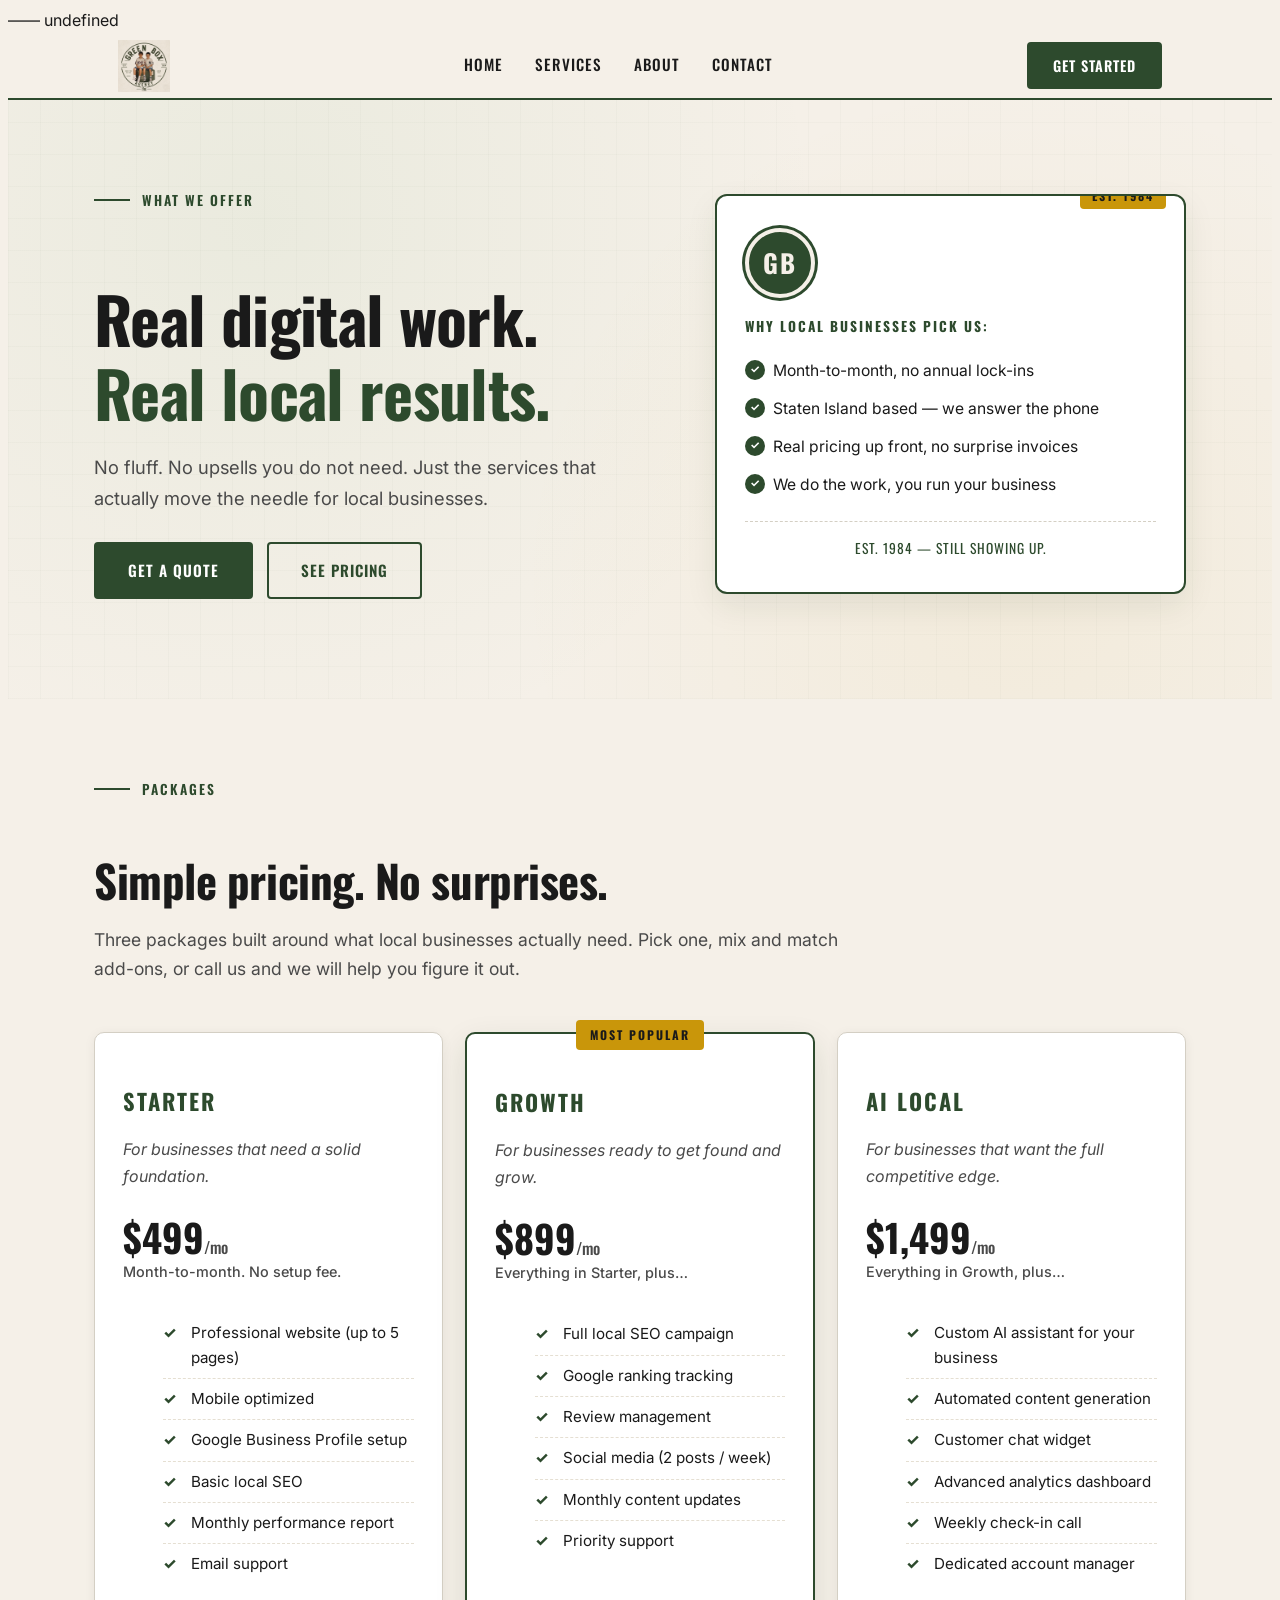
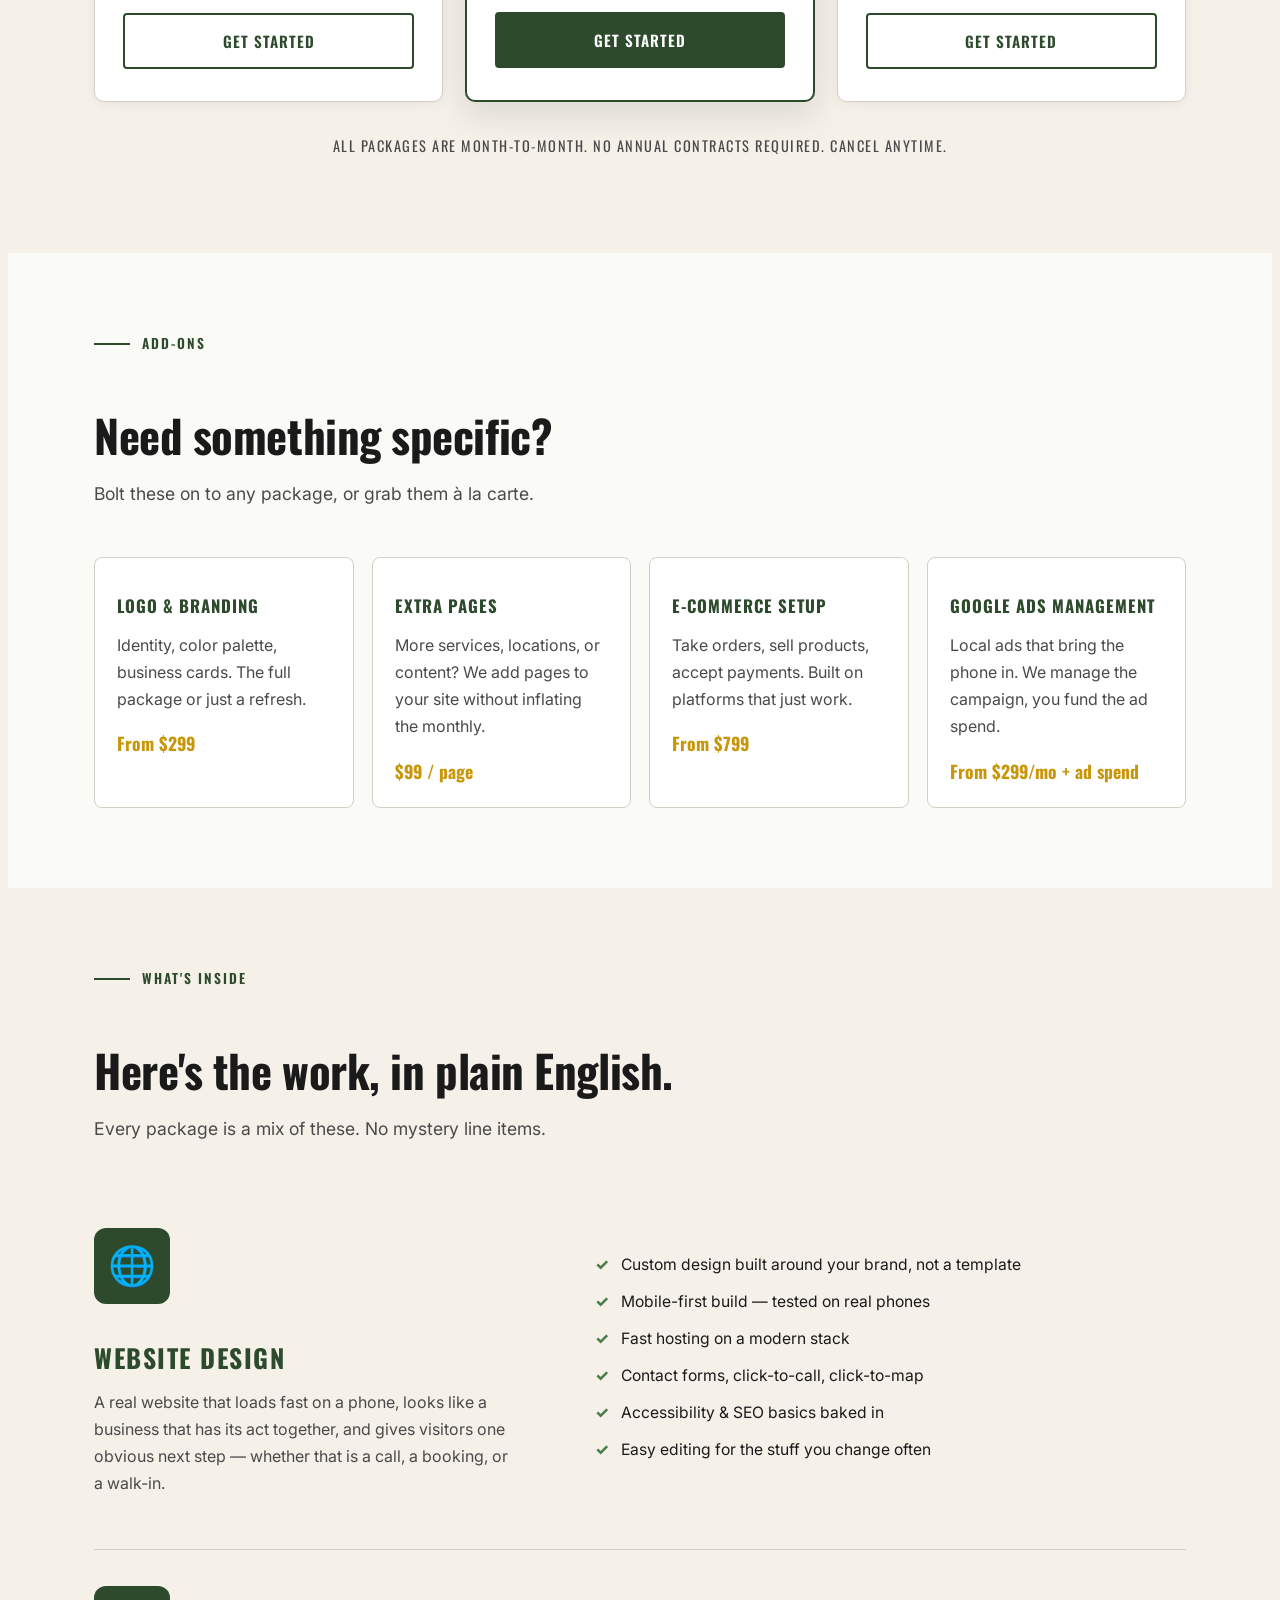
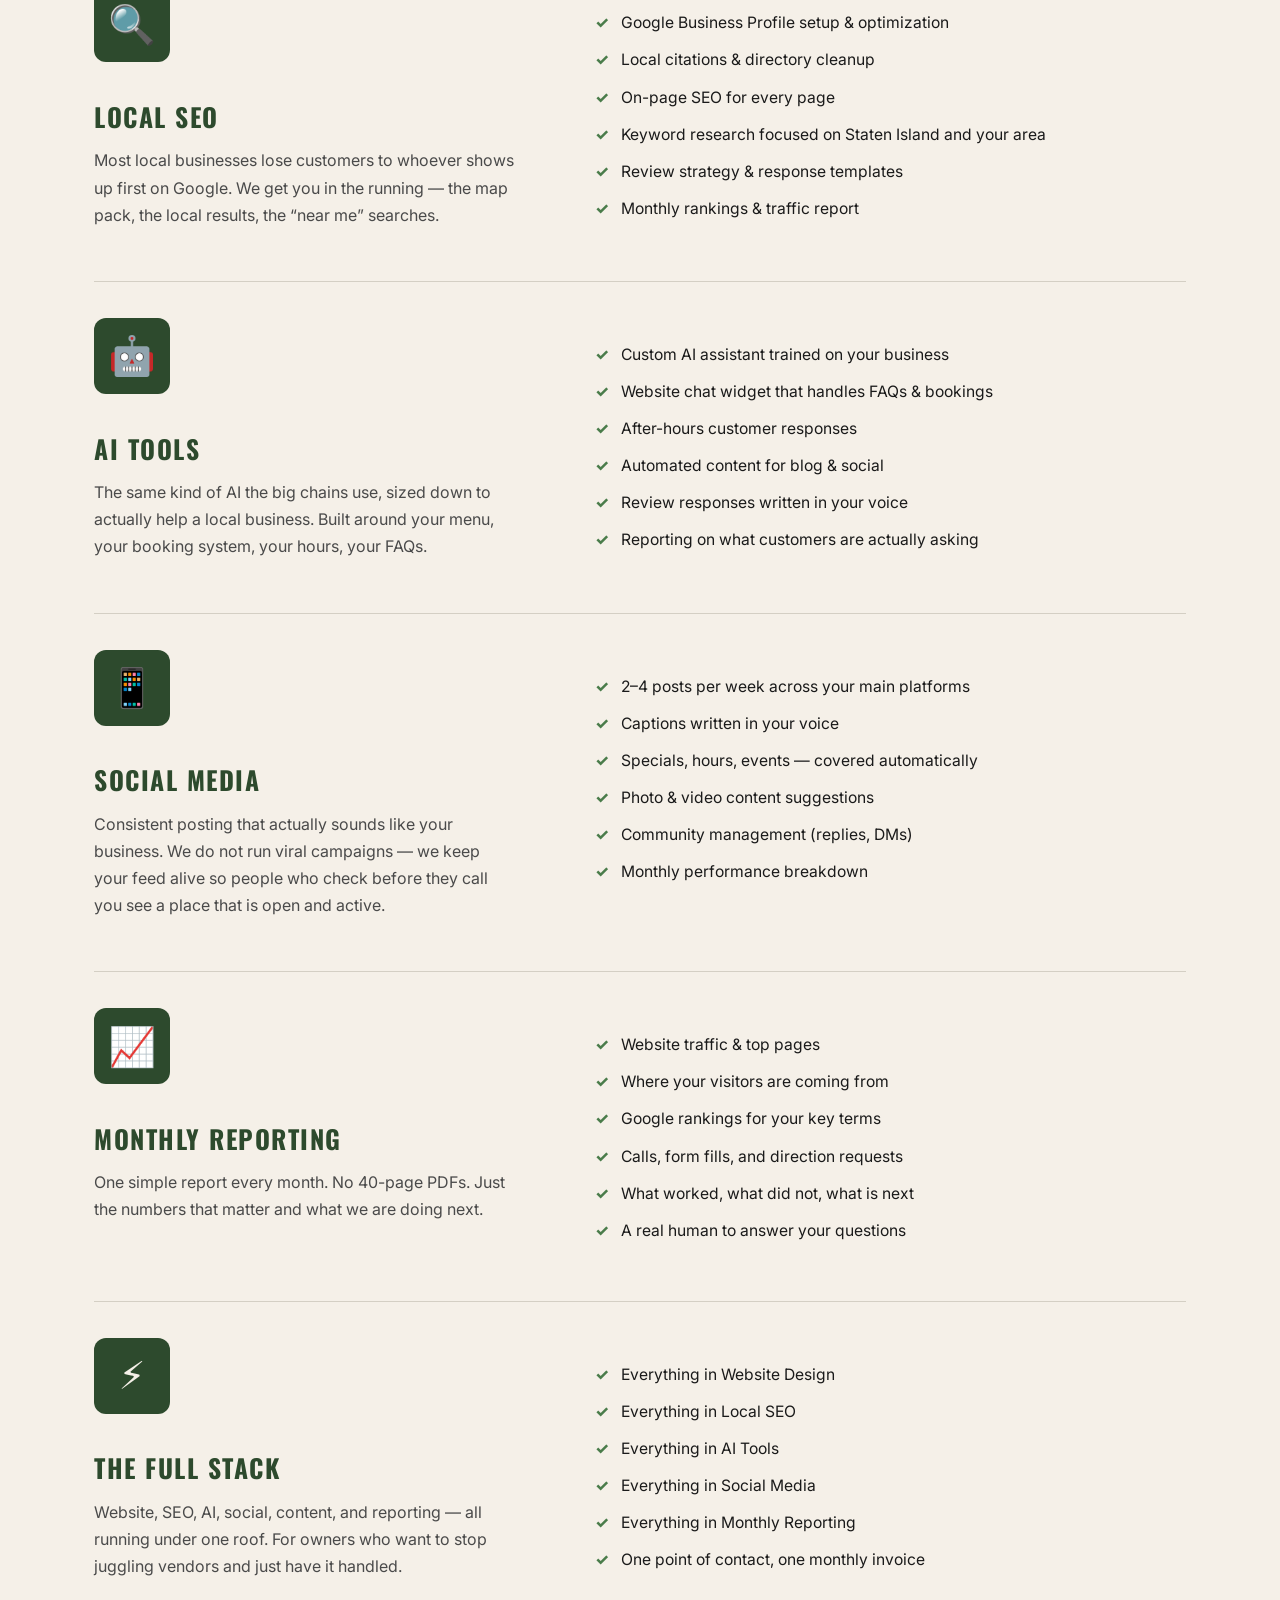
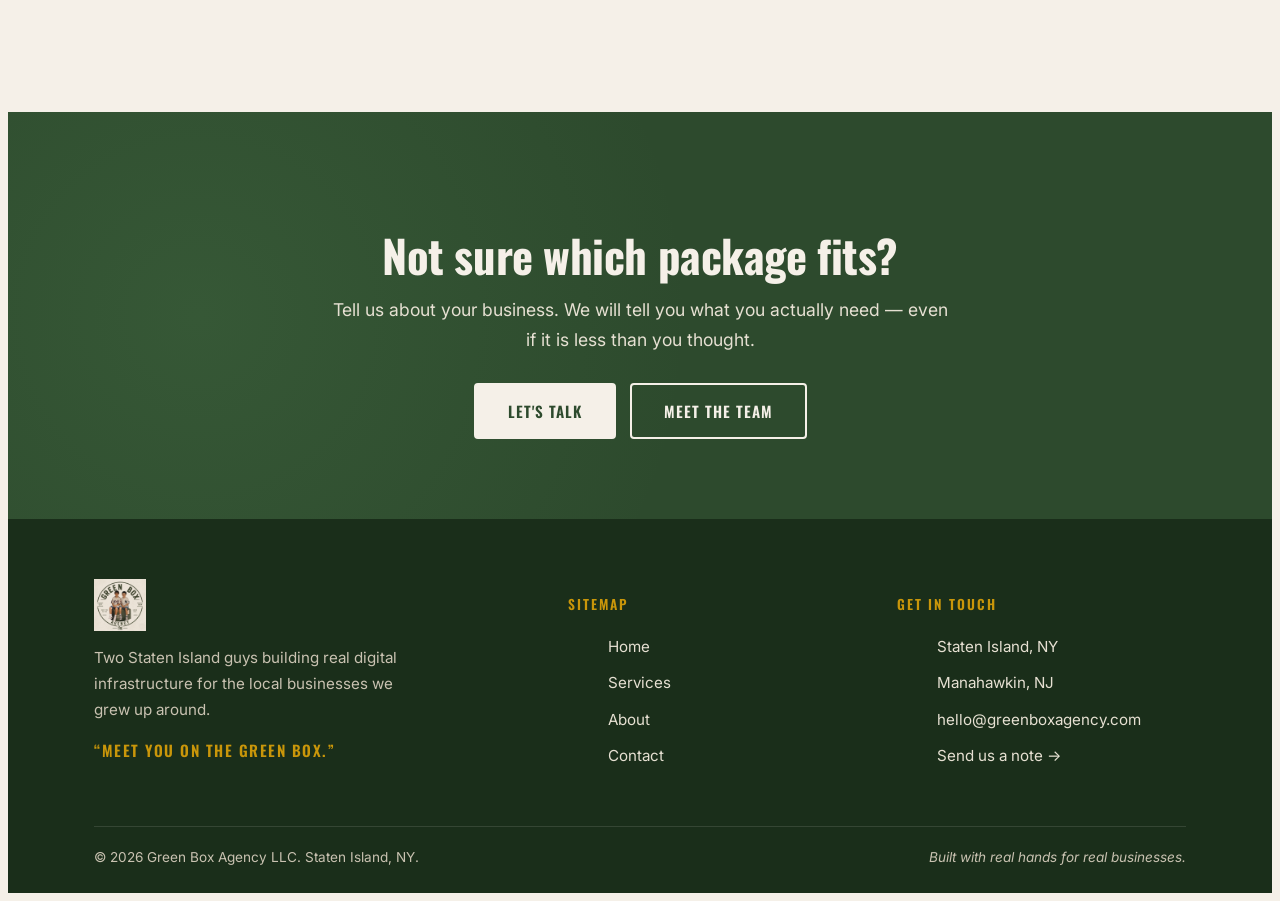
<file: services/index.html>
——<!DOCTYPE html>
<html lang="en">
<head>
  <meta charset="UTF-8" />
  <!-- Google tag (gtag.js) -->
  <script async src="https://www.googletagmanager.com/gtag/js?id=G-ZWFWKJBQMD"></script>
  <script>
    window.dataLayer = window.dataLayer || [];
    function gtag(){dataLayer.push(arguments);}
    gtag('js', new Date());
    gtag('config', 'G-ZWFWKJBQMD');
  </script>
  <meta name="viewport" content="width=device-width, initial-scale=1.0" />
  <title>Services &amp; Pricing &mdash; Web Design, Local SEO &amp; AI Tools | Green Box Agency</title>
  <meta name="description" content="Simple monthly pricing for Staten Island businesses. Web design from $499, local SEO, AI tools, and full-stack growth packages. No annual contracts." />
  <link rel="canonical" href="https://greenboxagency.com/services/" />

  <meta property="og:type" content="website" />
  <meta property="og:url" content="https://greenboxagency.com/services/" />
  <meta property="og:title" content="Services &amp; Pricing | Green Box Agency" />
  <meta property="og:description" content="Simple monthly pricing. Real digital work for Staten Island businesses." />
  <meta property="og:image" content="/assets/logo.jpeg" />

  <meta name="twitter:card" content="summary_large_image" />
  <meta name="twitter:title" content="Services &amp; Pricing | Green Box Agency" />
  <meta name="twitter:description" content="Simple monthly pricing. Real digital work for Staten Island businesses." />
  <meta name="twitter:image" content="/assets/logo.jpeg" />

  <link rel="icon" type="image/png" href="/assets/favicon.png" />

  <link rel="preconnect" href="https://fonts.googleapis.com" />
  <link rel="preconnect" href="https://fonts.gstatic.com" crossorigin />
  <link href="https://fonts.googleapis.com/css2?family=Oswald:wght@400;500;600;700;800&amp;family=Inter:wght@400;500;600;700&amp;display=swap" rel="stylesheet" />

  <link rel="stylesheet" href="/assets/style.css" />
  <script src="/assets/script.js" defer></script>

  <!-- GA4 goes here -->

  <script type="application/ld+json">
  {
    "@context": "https://schema.org",
    "@type": "BreadcrumbList",
    "itemListElement": [
      { "@type": "ListItem", "position": 1, "name": "Home", "item": "https://greenboxagency.com/" },
      { "@type": "ListItem", "position": 2, "name": "Services", "item": "https://greenboxagency.com/services/" }
    ]
  }
  </script>
</head>
<body>
undefined<header class="site-header" id="top">
  <div class="container">
    <nav class="nav" aria-label="Primary">
      <a href="/" class="nav-logo"><img src="/assets/logo.jpeg" alt="Green Box Agency" height="200" style="height:200px;width:auto;display:block"/></a>

      <button class="hamburger" aria-label="Open menu" aria-expanded="false">
        <span></span>
        <span></span>
        <span></span>
      </button>

      <ul class="nav-links" id="nav-links">
        <li><a href="/">Home</a></li>
        <li><a href="/services/">Services</a></li>
        <li><a href="/about/">About</a></li>
        <li><a href="/contact/">Contact</a></li>
      </ul>

      <a class="nav-cta" href="/contact/">Get Started</a>
    </nav>
  </div>
</header>

<main id="main">

  <!-- HERO -->
  <section class="hero">
    <div class="container">
      <div class="hero-copy fade-up">
        <span class="section-label">What We Offer</span>
        <h1>Real digital work. <span style="color:#2d4a2d">Real local results.</span></h1>
        <p class="lede">No fluff. No upsells you do not need. Just the services that actually move the needle for local businesses.</p>
        <div class="btn-row">
          <a class="btn btn--primary" href="/contact/">Get a Quote</a>
          <a class="btn btn--secondary" href="#pricing">See Pricing</a>
        </div>
      </div>

      <aside class="hero-card fade-up" aria-label="Why Green Box">
        <span class="gb-mark" aria-hidden="true">GB</span>
        <div class="hero-card-label">Why local businesses pick us:</div>
        <ul class="check-list">
          <li>Month-to-month, no annual lock-ins</li>
          <li>Staten Island based &mdash; we answer the phone</li>
          <li>Real pricing up front, no surprise invoices</li>
          <li>We do the work, you run your business</li>
        </ul>
        <div class="hero-card-foot">EST. 1984 &mdash; Still showing up.</div>
      </aside>
    </div>
  </section>

  <!-- PRICING -->
  <section class="section section--cream" id="pricing">
    <div class="container">
      <div class="section-head fade-up">
        <span class="section-label">Packages</span>
        <h2>Simple pricing. No surprises.</h2>
        <p>Three packages built around what local businesses actually need. Pick one, mix and match add-ons, or call us and we will help you figure it out.</p>
      </div>

      <div class="pricing-grid">
        <article class="pricing-card fade-up">
          <h3>Starter</h3>
          <p class="pitch">For businesses that need a solid foundation.</p>
          <div class="price">$499<span style="font-size:1rem;font-weight:500;color:#4a4a4a">/mo</span></div>
          <div class="price-period">Month-to-month. No setup fee.</div>
          <ul class="feature-list">
            <li>Professional website (up to 5 pages)</li>
            <li>Mobile optimized</li>
            <li>Google Business Profile setup</li>
            <li>Basic local SEO</li>
            <li>Monthly performance report</li>
            <li>Email support</li>
          </ul>
          <a class="btn btn--secondary" href="/contact/">Get Started</a>
        </article>

        <article class="pricing-card featured fade-up">
          <span class="pop-badge">Most Popular</span>
          <h3>Growth</h3>
          <p class="pitch">For businesses ready to get found and grow.</p>
          <div class="price">$899<span style="font-size:1rem;font-weight:500;color:#4a4a4a">/mo</span></div>
          <div class="price-period">Everything in Starter, plus&hellip;</div>
          <ul class="feature-list">
            <li>Full local SEO campaign</li>
            <li>Google ranking tracking</li>
            <li>Review management</li>
            <li>Social media (2 posts / week)</li>
            <li>Monthly content updates</li>
            <li>Priority support</li>
          </ul>
          <a class="btn btn--primary" href="/contact/">Get Started</a>
        </article>

        <article class="pricing-card fade-up">
          <h3>AI Local</h3>
          <p class="pitch">For businesses that want the full competitive edge.</p>
          <div class="price">$1,499<span style="font-size:1rem;font-weight:500;color:#4a4a4a">/mo</span></div>
          <div class="price-period">Everything in Growth, plus&hellip;</div>
          <ul class="feature-list">
            <li>Custom AI assistant for your business</li>
            <li>Automated content generation</li>
            <li>Customer chat widget</li>
            <li>Advanced analytics dashboard</li>
            <li>Weekly check-in call</li>
            <li>Dedicated account manager</li>
          </ul>
          <a class="btn btn--secondary" href="/contact/">Get Started</a>
        </article>
      </div>

      <p class="pricing-foot fade-up">All packages are month-to-month. No annual contracts required. Cancel anytime.</p>
    </div>
  </section>

  <!-- ADD-ONS -->
  <section class="section section--white">
    <div class="container">
      <div class="section-head fade-up">
        <span class="section-label">Add-Ons</span>
        <h2>Need something specific?</h2>
        <p>Bolt these on to any package, or grab them &agrave; la carte.</p>
      </div>

      <div class="addons-grid">
        <div class="addon-card fade-up">
          <h3>Logo &amp; Branding</h3>
          <p>Identity, color palette, business cards. The full package or just a refresh.</p>
          <span class="addon-price">From $299</span>
        </div>
        <div class="addon-card fade-up">
          <h3>Extra Pages</h3>
          <p>More services, locations, or content? We add pages to your site without inflating the monthly.</p>
          <span class="addon-price">$99 / page</span>
        </div>
        <div class="addon-card fade-up">
          <h3>E-commerce Setup</h3>
          <p>Take orders, sell products, accept payments. Built on platforms that just work.</p>
          <span class="addon-price">From $799</span>
        </div>
        <div class="addon-card fade-up">
          <h3>Google Ads Management</h3>
          <p>Local ads that bring the phone in. We manage the campaign, you fund the ad spend.</p>
          <span class="addon-price">From $299/mo + ad spend</span>
        </div>
      </div>
    </div>
  </section>

  <!-- SERVICES DETAIL -->
  <section class="section section--cream">
    <div class="container">
      <div class="section-head fade-up">
        <span class="section-label">What's Inside</span>
        <h2>Here's the work, in plain English.</h2>
        <p>Every package is a mix of these. No mystery line items.</p>
      </div>

      <div class="service-detail fade-up">
        <div>
          <div class="icon-wrap" aria-hidden="true">&#127760;</div>
          <h3>Website Design</h3>
          <p>A real website that loads fast on a phone, looks like a business that has its act together, and gives visitors one obvious next step &mdash; whether that is a call, a booking, or a walk-in.</p>
        </div>
        <ul class="includes">
          <li>Custom design built around your brand, not a template</li>
          <li>Mobile-first build &mdash; tested on real phones</li>
          <li>Fast hosting on a modern stack</li>
          <li>Contact forms, click-to-call, click-to-map</li>
          <li>Accessibility &amp; SEO basics baked in</li>
          <li>Easy editing for the stuff you change often</li>
        </ul>
      </div>

      <div class="service-detail fade-up">
        <div>
          <div class="icon-wrap" aria-hidden="true">&#128269;</div>
          <h3>Local SEO</h3>
          <p>Most local businesses lose customers to whoever shows up first on Google. We get you in the running &mdash; the map pack, the local results, the &ldquo;near me&rdquo; searches.</p>
        </div>
        <ul class="includes">
          <li>Google Business Profile setup &amp; optimization</li>
          <li>Local citations &amp; directory cleanup</li>
          <li>On-page SEO for every page</li>
          <li>Keyword research focused on Staten Island and your area</li>
          <li>Review strategy &amp; response templates</li>
          <li>Monthly rankings &amp; traffic report</li>
        </ul>
      </div>

      <div class="service-detail fade-up">
        <div>
          <div class="icon-wrap" aria-hidden="true">&#129302;</div>
          <h3>AI Tools</h3>
          <p>The same kind of AI the big chains use, sized down to actually help a local business. Built around your menu, your booking system, your hours, your FAQs.</p>
        </div>
        <ul class="includes">
          <li>Custom AI assistant trained on your business</li>
          <li>Website chat widget that handles FAQs &amp; bookings</li>
          <li>After-hours customer responses</li>
          <li>Automated content for blog &amp; social</li>
          <li>Review responses written in your voice</li>
          <li>Reporting on what customers are actually asking</li>
        </ul>
      </div>

      <div class="service-detail fade-up">
        <div>
          <div class="icon-wrap" aria-hidden="true">&#128241;</div>
          <h3>Social Media</h3>
          <p>Consistent posting that actually sounds like your business. We do not run viral campaigns &mdash; we keep your feed alive so people who check before they call you see a place that is open and active.</p>
        </div>
        <ul class="includes">
          <li>2&ndash;4 posts per week across your main platforms</li>
          <li>Captions written in your voice</li>
          <li>Specials, hours, events &mdash; covered automatically</li>
          <li>Photo &amp; video content suggestions</li>
          <li>Community management (replies, DMs)</li>
          <li>Monthly performance breakdown</li>
        </ul>
      </div>

      <div class="service-detail fade-up">
        <div>
          <div class="icon-wrap" aria-hidden="true">&#128200;</div>
          <h3>Monthly Reporting</h3>
          <p>One simple report every month. No 40-page PDFs. Just the numbers that matter and what we are doing next.</p>
        </div>
        <ul class="includes">
          <li>Website traffic &amp; top pages</li>
          <li>Where your visitors are coming from</li>
          <li>Google rankings for your key terms</li>
          <li>Calls, form fills, and direction requests</li>
          <li>What worked, what did not, what is next</li>
          <li>A real human to answer your questions</li>
        </ul>
      </div>

      <div class="service-detail fade-up">
        <div>
          <div class="icon-wrap" aria-hidden="true">&#9889;</div>
          <h3>The Full Stack</h3>
          <p>Website, SEO, AI, social, content, and reporting &mdash; all running under one roof. For owners who want to stop juggling vendors and just have it handled.</p>
        </div>
        <ul class="includes">
          <li>Everything in Website Design</li>
          <li>Everything in Local SEO</li>
          <li>Everything in AI Tools</li>
          <li>Everything in Social Media</li>
          <li>Everything in Monthly Reporting</li>
          <li>One point of contact, one monthly invoice</li>
        </ul>
      </div>
    </div>
  </section>

  <!-- CTA BAND -->
  <section class="cta-band">
    <div class="container">
      <h2 class="fade-up">Not sure which package fits?</h2>
      <p class="fade-up">Tell us about your business. We will tell you what you actually need &mdash; even if it is less than you thought.</p>
      <div class="btn-row fade-up">
        <a class="btn btn--cream" href="/contact/">Let's Talk</a>
        <a class="btn btn--outline-cream" href="/about/">Meet the Team</a>
      </div>
    </div>
  </section>

</main>
<footer class="site-footer">
  <div class="container">
    <div class="footer-grid">
      <div class="footer-brand">
        <a href="/" class="nav-logo"><img src="/assets/logo.jpeg" alt="Green Box Agency" height="200" style="height:200px;width:auto;display:block"/></a>
        <p>Two Staten Island guys building real digital infrastructure for the local businesses we grew up around.</p>
        <p class="footer-tagline">&ldquo;Meet you on the Green Box.&rdquo;</p>
      </div>

      <div class="footer-col">
        <h4>Sitemap</h4>
        <ul>
          <li><a href="/">Home</a></li>
          <li><a href="/services/">Services</a></li>
          <li><a href="/about/">About</a></li>
          <li><a href="/contact/">Contact</a></li>
        </ul>
      </div>

      <div class="footer-col">
        <h4>Get in touch</h4>
        <ul>
          <li>Staten Island, NY</li>
          <li>Manahawkin, NJ</li>
          <li><a href="mailto:hello@greenboxagency.com">hello@greenboxagency.com</a></li>
          <li><a href="/contact/">Send us a note &rarr;</a></li>
        </ul>
      </div>
    </div>

    <div class="footer-bottom">
      <span>&copy; <span data-year>2026</span> Green Box Agency LLC. Staten Island, NY.</span>
      <span class="built">Built with real hands for real businesses.</span>
    </div>
  </div>
</footer>
</body>
</html>
</file>
<file: assets/style.css>
——/* ============================================
   GREEN BOX AGENCY — SHARED STYLESHEET
   greenboxagency.com
   "Meet you on the Green Box."
   ============================================ */

/* RESET */
*, *::before, *::after {
  box-sizing: border-box;
  margin: 0;
  padding: 0;
}

/* PREVENT HORIZONTAL OVERFLOW */
html, body {
  overflow-x: hidden;
  max-width: 100%;
}

* {
  box-sizing: border-box;
}


html {
  scroll-behavior: smooth;
  -webkit-text-size-adjust: 100%;
}

body {
  font-family: 'Inter', system-ui, -apple-system, sans-serif;
  background: #f5f0e8;
  color: #1a1a1a;
  line-height: 1.6;
  -webkit-font-smoothing: antialiased;
  -moz-osx-font-smoothing: grayscale;
  overflow-x: hidden;
}

img { max-width: 100%; height: auto; display: block; }

a { color: #2d4a2d; text-decoration: none; transition: color 0.2s ease; }
a:hover { color: #4a7c4a; }

ul { list-style: none; }

/* TYPOGRAPHY */
h1, h2, h3, h4, h5, h6 {
  font-family: 'Oswald', 'Inter', sans-serif;
  font-weight: 700;
  line-height: 1.15;
  color: #1a1a1a;
  letter-spacing: -0.01em;
}

h1 { font-size: clamp(2.4rem, 6vw, 4rem); font-weight: 800; }
h2 { font-size: clamp(1.8rem, 4vw, 2.8rem); font-weight: 700; }
h3 { font-size: 1.4rem; font-weight: 700; }
h4 { font-size: 1.15rem; font-weight: 600; }

p {
  font-size: 1rem;
  color: #4a4a4a;
  line-height: 1.7;
}

p + p { margin-top: 1rem; }

/* CONTAINER */
.container {
  max-width: 1140px;
  margin: 0 auto;
  padding: 0 24px;
  width: 100%;
}

/* SECTION LABEL — small Oswald uppercase with a leading line */
.section-label {
  font-family: 'Oswald', sans-serif;
  font-size: 0.85rem;
  font-weight: 600;
  text-transform: uppercase;
  letter-spacing: 2px;
  color: #2d4a2d;
  display: inline-flex;
  align-items: center;
  gap: 12px;
  margin-bottom: 18px;
}

.section-label::before {
  content: "";
  display: inline-block;
  width: 36px;
  height: 2px;
  background: #2d4a2d;
}

/* SECTION BASE */
.section {
  padding: 80px 0;
  position: relative;
}

.section--cream { background: #f5f0e8; }
.section--white { background: #fafaf7; }
.section--dark  { background: #2d4a2d; color: #f5f0e8; }
.section--dark p { color: #e6e0d2; }
.section--dark h1, .section--dark h2, .section--dark h3 { color: #f5f0e8; }

.section-head { max-width: 760px; margin-bottom: 48px; }
.section-head h2 { margin-bottom: 14px; }
.section-head p { font-size: 1.1rem; }

/* HEADER / NAV */
.site-header {
  position: sticky;
  top: 0;
  z-index: 9999;
  background: #f5f0e8;
  border-bottom: 2px solid #2d4a2d;
}

.site-header.scrolled {
  box-shadow: 0 4px 16px rgba(26, 46, 26, 0.08);
}

.nav {
  display: flex;
  align-items: center;
  justify-content: space-between;
  height: 64px;
  padding: 0 24px;
  max-width: 1140px;
  margin: 0 auto;
  gap: 16px;
}

.nav-logo {
  display: flex;
  align-items: center;
  gap: 12px;
  font-family: Oswald, sans-serif;
  font-weight: 700;
  font-size: 1.1rem;
  color: #2d4a2d;
  text-transform: uppercase;
  letter-spacing: 1px;
  flex-shrink: 0;
}

.nav-logo img {
  max-height: 52px;
  width: auto;
  display: block;
}

.nav-logo-mark {
  width: 42px;
  height: 42px;
  border-radius: 50%;
  background: #2d4a2d;
  color: #f5f0e8;
  display: inline-flex;
  align-items: center;
  justify-content: center;
  font-family: Oswald, sans-serif;
  font-weight: 800;
  font-size: 1rem;
  letter-spacing: 1px;
  border: 3px solid #f5f0e8;
  box-shadow: 0 0 0 2px #2d4a2d;
}

img.team-avatar {
  object-fit: cover;
  object-position: center top;
  padding: 0;
}

.nav-links {
  display: flex;
  align-items: center;
  gap: 32px;
  list-style: none;
  margin: 0 auto;
}

.nav-links a {
  font-family: Oswald, sans-serif;
  font-size: 0.95rem;
  font-weight: 500;
  text-transform: uppercase;
  letter-spacing: 1px;
  color: #1a1a1a;
  padding: 6px 0;
  position: relative;
  transition: color 0.2s ease;
}

.nav-links a:hover,
.nav-links a.active {
  color: #2d4a2d;
}

.nav-links a.active::after {
  content: '';
  position: absolute;
  left: 0;
  bottom: -2px;
  width: 100%;
  height: 2px;
  background: #c9960a;
}

.nav-right {
  display: flex;
  align-items: center;
  gap: 12px;
}

/* NAV CTA BUTTON */
.nav-cta {
  background: #2d4a2d;
  color: #ffffff;
  font-family: Oswald, sans-serif;
  font-weight: 600;
  text-transform: uppercase;
  letter-spacing: 1px;
  padding: 10px 24px;
  border-radius: 4px;
  font-size: 0.9rem;
  border: 2px solid #2d4a2d;
  transition: background 0.2s ease, transform 0.2s ease;
  white-space: nowrap;
  flex-shrink: 0;
}
.nav-cta:hover { background: #4a7c4a; border-color: #4a7c4a; color: #ffffff; transform: translateY(-1px); }

/* HAMBURGER */
.hamburger {
  display: none;
  background: none;
  border: none;
  cursor: pointer;
  padding: 8px;
  flex-direction: column;
  gap: 5px;
}

.hamburger span {
  display: block;
  width: 24px;
  height: 2px;
  background: #2d4a2d;
  border-radius: 2px;
  transition: all 0.3s;
}

.hamburger.active span:nth-child(1) { transform: translateY(7px) rotate(45deg); }
.hamburger.active span:nth-child(2) { opacity: 0; }
.hamburger.active span:nth-child(3) { transform: translateY(-7px) rotate(-45deg); }

/* BUTTONS */
.btn {
  display: inline-flex;
  align-items: center;
  justify-content: center;
  gap: 8px;
  font-family: 'Oswald', sans-serif;
  font-weight: 600;
  text-transform: uppercase;
  letter-spacing: 1px;
  font-size: 0.95rem;
  padding: 14px 32px;
  border-radius: 4px;
  border: 2px solid transparent;
  cursor: pointer;
  transition: background 0.2s ease, color 0.2s ease, transform 0.2s ease, border-color 0.2s ease;
  text-decoration: none;
  white-space: nowrap;
}

.btn--primary {
  background: #2d4a2d;
  color: #ffffff;
  border-color: #2d4a2d;
}
.btn--primary:hover { background: #4a7c4a; border-color: #4a7c4a; color: #ffffff; transform: translateY(-1px); }

.btn--secondary {
  background: transparent;
  color: #2d4a2d;
  border-color: #2d4a2d;
}
.btn--secondary:hover { background: #2d4a2d; color: #ffffff; transform: translateY(-1px); }

.btn--cream {
  background: #f5f0e8;
  color: #2d4a2d;
  border-color: #f5f0e8;
}
.btn--cream:hover { background: #ffffff; border-color: #ffffff; color: #2d4a2d; }

.btn--outline-cream {
  background: transparent;
  color: #f5f0e8;
  border-color: #f5f0e8;
}
.btn--outline-cream:hover { background: #f5f0e8; color: #2d4a2d; }

.btn-row {
  display: flex;
  gap: 14px;
  flex-wrap: wrap;
  margin-top: 28px;
}

.trust-line {
  margin-top: 22px;
  font-size: 0.9rem;
  color: #4a4a4a;
  font-family: 'Oswald', sans-serif;
  font-weight: 500;
  letter-spacing: 1px;
  text-transform: uppercase;
}

/* HERO */
.hero {
  background:
    radial-gradient(circle at 20% 20%, rgba(106,168,106,0.08), transparent 50%),
    radial-gradient(circle at 80% 80%, rgba(201,150,10,0.06), transparent 45%),
    #f5f0e8;
  padding: 90px 0 100px;
  position: relative;
  overflow: hidden;
}

.hero::before {
  content: "";
  position: absolute;
  inset: 0;
  background-image:
    repeating-linear-gradient(0deg, rgba(45,74,45,0.025) 0 1px, transparent 1px 32px),
    repeating-linear-gradient(90deg, rgba(45,74,45,0.025) 0 1px, transparent 1px 32px);
  pointer-events: none;
}

.hero .container {
  position: relative;
  display: grid;
  grid-template-columns: 1.2fr 1fr;
  gap: 56px;
  align-items: center;
}

.hero h1 { margin-bottom: 22px; color: #1a1a1a; }
.hero h1 .accent { color: #2d4a2d; }
.hero .lede { font-size: 1.15rem; max-width: 540px; }

/* HERO BADGE CARD */
.hero-card {
  background: #ffffff;
  border: 2px solid #2d4a2d;
  border-radius: 12px;
  padding: 32px 28px;
  box-shadow: 0 12px 32px rgba(26,46,26,0.08);
  position: relative;
  overflow: hidden;
}

.hero-card::before {
  content: "EST. 1984";
  position: absolute;
  top: -14px;
  right: 18px;
  background: #c9960a;
  color: #1a1a1a;
  font-family: 'Oswald', sans-serif;
  font-weight: 700;
  font-size: 0.75rem;
  letter-spacing: 2px;
  padding: 4px 12px;
  border-radius: 4px;
}

.hero-card .gb-mark {
  width: 70px;
  height: 70px;
  border-radius: 50%;
  background: #2d4a2d;
  color: #f5f0e8;
  display: inline-flex;
  align-items: center;
  justify-content: center;
  font-family: 'Oswald', sans-serif;
  font-weight: 800;
  font-size: 1.6rem;
  letter-spacing: 2px;
  margin-bottom: 18px;
  border: 4px solid #f5f0e8;
  box-shadow: 0 0 0 3px #2d4a2d;
}

.hero-card-label {
  font-family: 'Oswald', sans-serif;
  font-weight: 700;
  text-transform: uppercase;
  letter-spacing: 2px;
  font-size: 0.85rem;
  color: #2d4a2d;
  margin-bottom: 14px;
}

.check-list { margin: 0; padding: 0; }
.check-list li {
  font-family: 'Inter', sans-serif;
  font-size: 0.98rem;
  color: #1a1a1a;
  padding: 8px 0 8px 28px;
  position: relative;
  line-height: 1.4;
}
.check-list li::before {
  content: "\2713";
  position: absolute;
  left: 0;
  top: 8px;
  width: 20px;
  height: 20px;
  border-radius: 50%;
  background: #2d4a2d;
  color: #ffffff;
  font-size: 0.7rem;
  font-weight: 700;
  display: inline-flex;
  align-items: center;
  justify-content: center;
}

.hero-card-foot {
  margin-top: 18px;
  padding-top: 16px;
  border-top: 1px dashed #d4cfc4;
  font-family: 'Oswald', sans-serif;
  font-size: 0.85rem;
  letter-spacing: 1px;
  text-transform: uppercase;
  color: #2d4a2d;
  text-align: center;
}

/* SOCIAL PROOF BAR */
.proof-bar {
  background: #f5f0e8;
  padding: 36px 0;
  border-top: 1px solid #d4cfc4;
  border-bottom: 1px solid #d4cfc4;
}

.proof-bar p {
  text-align: center;
  font-family: 'Oswald', sans-serif;
  font-weight: 500;
  text-transform: uppercase;
  letter-spacing: 1.5px;
  font-size: 0.9rem;
  color: #2d4a2d;
  margin-bottom: 24px;
}

.proof-stats {
  display: grid;
  grid-template-columns: repeat(3, 1fr);
  gap: 24px;
  max-width: 900px;
  margin: 0 auto;
}

.proof-stat {
  text-align: center;
  padding: 14px;
}

.proof-stat .stat-tag {
  display: inline-block;
  font-family: 'Oswald', sans-serif;
  font-weight: 700;
  background: #2d4a2d;
  color: #f5f0e8;
  padding: 2px 10px;
  border-radius: 3px;
  font-size: 0.7rem;
  letter-spacing: 1px;
  margin-bottom: 8px;
}

.proof-stat .stat-label {
  font-family: 'Inter', sans-serif;
  font-size: 0.9rem;
  color: #4a4a4a;
  display: block;
  margin-bottom: 6px;
}

.proof-stat .stat-value {
  font-family: 'Oswald', sans-serif;
  font-weight: 700;
  font-size: 1.3rem;
  color: #1a1a1a;
}

/* STORY SECTION */
.story-grid {
  display: grid;
  grid-template-columns: 1fr 1.2fr;
  gap: 56px;
  align-items: center;
}

.story-quote {
  background: #f5f0e8;
  border: 2px solid #2d4a2d;
  border-radius: 12px;
  padding: 40px 32px;
  position: relative;
  font-family: 'Oswald', sans-serif;
  font-weight: 500;
  font-size: 1.2rem;
  line-height: 1.45;
  color: #1a1a1a;
}

.story-quote::before {
  content: "\201C";
  position: absolute;
  top: -22px;
  left: 22px;
  background: #2d4a2d;
  color: #f5f0e8;
  width: 44px;
  height: 44px;
  border-radius: 50%;
  display: inline-flex;
  align-items: center;
  justify-content: center;
  font-family: 'Oswald', sans-serif;
  font-weight: 800;
  font-size: 2rem;
  line-height: 1;
  padding-top: 8px;
}

.story-quote-foot {
  margin-top: 22px;
  padding-top: 16px;
  border-top: 1px dashed #d4cfc4;
  font-family: 'Oswald', sans-serif;
  font-size: 0.8rem;
  letter-spacing: 2px;
  text-transform: uppercase;
  color: #2d4a2d;
}

.story-body h2 { margin-bottom: 18px; }
.story-body p { margin-bottom: 14px; font-size: 1.05rem; }

.story-link {
  display: inline-flex;
  align-items: center;
  gap: 8px;
  margin-top: 14px;
  font-family: 'Oswald', sans-serif;
  font-weight: 600;
  text-transform: uppercase;
  letter-spacing: 1.5px;
  font-size: 0.9rem;
  color: #2d4a2d;
  border-bottom: 2px solid #2d4a2d;
  padding-bottom: 4px;
}
.story-link:hover { color: #4a7c4a; border-color: #4a7c4a; }

/* CARDS */
.card {
  background: #ffffff;
  border: 1px solid #d4cfc4;
  border-radius: 8px;
  padding: 28px;
  box-shadow: 0 2px 12px rgba(0,0,0,0.06);
  transition: transform 0.25s ease, box-shadow 0.25s ease, border-color 0.25s ease;
  height: 100%;
}
.card:hover {
  transform: translateY(-2px);
  box-shadow: 0 10px 24px rgba(26,46,26,0.1);
  border-color: #4a7c4a;
}
.card .card-icon {
  font-size: 1.8rem;
  width: 52px;
  height: 52px;
  border-radius: 8px;
  background: #f5f0e8;
  display: inline-flex;
  align-items: center;
  justify-content: center;
  margin-bottom: 16px;
  border: 1px solid #d4cfc4;
}
.card h3 { margin-bottom: 10px; color: #2d4a2d; font-family: 'Oswald', sans-serif; }
.card p { font-size: 0.98rem; }

/* SERVICES GRID */
.services-grid {
  display: grid;
  grid-template-columns: repeat(3, 1fr);
  gap: 22px;
}

.section-foot {
  margin-top: 40px;
  text-align: center;
}

/* PROCESS STEPS */
.process-grid {
  display: grid;
  grid-template-columns: repeat(4, 1fr);
  gap: 22px;
}

.process-step {
  background: #f5f0e8;
  border: 1px solid #d4cfc4;
  border-radius: 8px;
  padding: 26px;
  position: relative;
}

.process-step .step-num {
  position: absolute;
  top: -14px;
  left: 22px;
  background: #2d4a2d;
  color: #f5f0e8;
  font-family: 'Oswald', sans-serif;
  font-weight: 700;
  font-size: 0.8rem;
  padding: 4px 10px;
  border-radius: 4px;
  letter-spacing: 1px;
}

.process-step .step-icon {
  font-size: 1.6rem;
  margin-bottom: 10px;
  margin-top: 6px;
}

.process-step h3 {
  font-family: 'Oswald', sans-serif;
  font-size: 1.2rem;
  color: #2d4a2d;
  margin-bottom: 8px;
  text-transform: uppercase;
  letter-spacing: 1px;
}

.process-step p { font-size: 0.95rem; }

/* WHO WE SERVE PILLS */
.pills {
  display: flex;
  flex-wrap: wrap;
  gap: 12px;
  margin-bottom: 24px;
}

.pill {
  display: inline-flex;
  align-items: center;
  gap: 8px;
  padding: 10px 18px;
  border: 2px solid #2d4a2d;
  border-radius: 999px;
  font-family: 'Oswald', sans-serif;
  font-weight: 500;
  font-size: 0.9rem;
  text-transform: uppercase;
  letter-spacing: 1px;
  color: #2d4a2d;
  background: transparent;
  transition: background 0.2s ease, color 0.2s ease, transform 0.2s ease;
  cursor: default;
}
.pill:hover {
  background: #2d4a2d;
  color: #f5f0e8;
  transform: translateY(-1px);
}

.who-note {
  margin-top: 18px;
  font-style: italic;
  color: #4a4a4a;
  max-width: 640px;
}

/* CTA BAND */
.cta-band {
  background:
    radial-gradient(circle at 15% 50%, rgba(106,168,106,0.15), transparent 45%),
    #2d4a2d;
  color: #f5f0e8;
  padding: 80px 0;
  text-align: center;
}
.cta-band h2 { color: #f5f0e8; margin-bottom: 14px; max-width: 720px; margin-left: auto; margin-right: auto; }
.cta-band p { color: #e6e0d2; max-width: 620px; margin: 0 auto; font-size: 1.1rem; }
.cta-band .btn-row { justify-content: center; }
.cta-band .trust-line { color: #c9c2b1; }

/* PRICING */
.pricing-grid {
  display: grid;
  grid-template-columns: repeat(3, 1fr);
  gap: 22px;
  align-items: stretch;
}

.pricing-card {
  background: #ffffff;
  border: 1px solid #d4cfc4;
  border-radius: 10px;
  padding: 32px 28px;
  box-shadow: 0 2px 12px rgba(0,0,0,0.06);
  position: relative;
  display: flex;
  flex-direction: column;
}

.pricing-card.featured {
  border: 2px solid #2d4a2d;
  box-shadow: 0 12px 32px rgba(26,46,26,0.12);
  transform: translateY(-6px);
}

.pricing-card .pop-badge {
  position: absolute;
  top: -14px;
  left: 50%;
  transform: translateX(-50%);
  background: #c9960a;
  color: #1a1a1a;
  font-family: 'Oswald', sans-serif;
  font-weight: 700;
  font-size: 0.75rem;
  letter-spacing: 2px;
  padding: 5px 14px;
  border-radius: 4px;
  text-transform: uppercase;
  white-space: nowrap;
}

.pricing-card h3 {
  font-family: 'Oswald', sans-serif;
  font-size: 1.4rem;
  text-transform: uppercase;
  letter-spacing: 2px;
  color: #2d4a2d;
  margin-bottom: 6px;
}

.price {
  font-family: 'Oswald', sans-serif;
  font-weight: 800;
  font-size: 2.4rem;
  color: #1a1a1a;
  line-height: 1;
  margin: 10px 0 4px;
}

.price-period {
  font-family: 'Inter', sans-serif;
  font-size: 0.9rem;
  font-weight: 500;
  color: #4a4a4a;
  margin-bottom: 14px;
}

.pricing-card .pitch {
  color: #4a4a4a;
  margin-bottom: 18px;
  font-style: italic;
}

.feature-list { margin-bottom: 28px; flex-grow: 1; }
.feature-list li {
  padding: 8px 0 8px 28px;
  position: relative;
  font-size: 0.95rem;
  color: #1a1a1a;
  border-bottom: 1px dashed #e5dfd2;
}
.feature-list li:last-child { border-bottom: 0; }
.feature-list li::before {
  content: "\2713";
  position: absolute;
  left: 0;
  top: 8px;
  color: #2d4a2d;
  font-weight: 800;
  font-size: 0.95rem;
}

.pricing-foot {
  text-align: center;
  margin-top: 32px;
  font-family: 'Oswald', sans-serif;
  text-transform: uppercase;
  letter-spacing: 1.5px;
  font-size: 0.9rem;
  color: #4a4a4a;
}

/* ADDONS */
.addons-grid {
  display: grid;
  grid-template-columns: repeat(4, 1fr);
  gap: 18px;
}

.addon-card {
  background: #ffffff;
  border: 1px solid #d4cfc4;
  border-radius: 8px;
  padding: 22px;
  text-align: left;
}

.addon-card h3 {
  font-family: 'Oswald', sans-serif;
  font-size: 1.05rem;
  text-transform: uppercase;
  letter-spacing: 1px;
  color: #2d4a2d;
  margin-bottom: 6px;
}

.addon-card .addon-price {
  font-family: 'Oswald', sans-serif;
  font-weight: 700;
  color: #c9960a;
  font-size: 1.1rem;
}

/* SERVICE DETAIL */
.service-detail {
  display: grid;
  grid-template-columns: 1fr 1.5fr;
  gap: 40px;
  padding: 36px 0;
  border-bottom: 1px solid #d4cfc4;
  align-items: start;
}
.service-detail:last-child { border-bottom: 0; }
.service-detail .icon-wrap {
  font-size: 2.4rem;
  width: 76px;
  height: 76px;
  border-radius: 12px;
  background: #2d4a2d;
  color: #f5f0e8;
  display: inline-flex;
  align-items: center;
  justify-content: center;
  margin-bottom: 14px;
}
.service-detail h3 {
  font-family: 'Oswald', sans-serif;
  font-size: 1.6rem;
  text-transform: uppercase;
  letter-spacing: 1.5px;
  color: #2d4a2d;
  margin-bottom: 12px;
}
.service-detail .includes {
  margin-top: 18px;
}
.service-detail .includes li {
  padding: 6px 0 6px 26px;
  position: relative;
  color: #1a1a1a;
  font-size: 0.98rem;
}
.service-detail .includes li::before {
  content: "\2713";
  position: absolute;
  left: 0;
  top: 6px;
  color: #4a7c4a;
  font-weight: 800;
}

/* ABOUT PAGE */
.story-narrative {
  max-width: 760px;
  margin: 0 auto;
}
.story-narrative p {
  font-size: 1.1rem;
  color: #1a1a1a;
  margin-bottom: 22px;
  line-height: 1.75;
}
.story-narrative p:first-of-type::first-letter {
  font-family: 'Oswald', sans-serif;
  font-weight: 800;
  font-size: 3.2rem;
  float: left;
  line-height: 0.9;
  padding: 6px 12px 0 0;
  color: #2d4a2d;
}

/* TEAM */
.team-grid {
  display: grid;
  grid-template-columns: 1fr;
  gap: 28px;
  max-width: 760px;
  margin: 0 auto;
}

.team-card {
  background: #ffffff;
  border: 1px solid #d4cfc4;
  border-radius: 10px;
  padding: 32px;
  box-shadow: 0 2px 12px rgba(0,0,0,0.06);
  display: grid;
  grid-template-columns: 330px 1fr;
  gap: 22px;
  align-items: start;
}

.team-avatar {
  width: 330px;
  height: 330px;
  border-radius: 50%;
  background: #2d4a2d;
  color: #f5f0e8;
  display: inline-flex;
  align-items: center;
  justify-content: center;
  font-family: 'Oswald', sans-serif;
  font-weight: 800;
  font-size: 7rem;
  letter-spacing: 4px;
  border: 6px solid #f5f0e8;
  box-shadow: 0 0 0 3px #2d4a2d;
  overflow: hidden;
  flex-shrink: 0;
}

.team-card h3 {
  font-family: 'Oswald', sans-serif;
  font-size: 1.4rem;
  color: #1a1a1a;
  text-transform: uppercase;
  letter-spacing: 1px;
  margin-bottom: 2px;
}
.team-role {
  font-family: 'Oswald', sans-serif;
  font-size: 0.85rem;
  letter-spacing: 1.5px;
  text-transform: uppercase;
  color: #2d4a2d;
  margin-bottom: 4px;
}
.team-location {
  font-size: 0.9rem;
  color: #4a4a4a;
  margin-bottom: 8px;
}
.team-tag {
  display: inline-block;
  background: #f5f0e8;
  color: #2d4a2d;
  border: 1px solid #2d4a2d;
  border-radius: 999px;
  padding: 3px 12px;
  font-family: 'Oswald', sans-serif;
  font-size: 0.75rem;
  letter-spacing: 1px;
  text-transform: uppercase;
  margin-bottom: 12px;
}
.team-bio {
  font-size: 0.98rem;
  color: #4a4a4a;
}

/* VALUES */
.values-grid {
  display: grid;
  grid-template-columns: repeat(2, 1fr);
  gap: 22px;
}
.value-card {
  background: #f5f0e8;
  border-left: 4px solid #2d4a2d;
  border-radius: 6px;
  padding: 26px 28px;
}
.value-card h3 {
  font-family: 'Oswald', sans-serif;
  font-size: 1.3rem;
  text-transform: uppercase;
  letter-spacing: 2px;
  color: #2d4a2d;
  margin-bottom: 10px;
}
.value-card p { color: #1a1a1a; font-size: 1rem; }

/* CONTACT PAGE */
.contact-grid {
  display: grid;
  grid-template-columns: 1.4fr 1fr;
  gap: 48px;
  align-items: start;
}

.contact-form {
  background: #ffffff;
  border: 1px solid #d4cfc4;
  border-radius: 10px;
  padding: 36px;
  box-shadow: 0 2px 12px rgba(0,0,0,0.06);
}

.contact-form .field {
  margin-bottom: 18px;
}

.contact-form label {
  display: block;
  font-family: 'Oswald', sans-serif;
  font-weight: 600;
  text-transform: uppercase;
  font-size: 0.8rem;
  letter-spacing: 1.5px;
  color: #2d4a2d;
  margin-bottom: 6px;
}

.contact-form input[type="text"],
.contact-form input[type="email"],
.contact-form input[type="tel"],
.contact-form select,
.contact-form textarea {
  width: 100%;
  padding: 12px 14px;
  border: 1px solid #d4cfc4;
  border-radius: 6px;
  background: #fafaf7;
  font-family: 'Inter', sans-serif;
  font-size: 1rem;
  color: #1a1a1a;
  transition: border-color 0.2s ease, box-shadow 0.2s ease;
}
.contact-form input:focus,
.contact-form select:focus,
.contact-form textarea:focus {
  outline: 0;
  border-color: #2d4a2d;
  box-shadow: 0 0 0 3px rgba(45,74,45,0.12);
}
.contact-form textarea { min-height: 130px; resize: vertical; }

.checkbox-row, .check-group {
  display: grid;
  grid-template-columns: repeat(2, 1fr);
  gap: 8px 18px;
}

.check-item {
  display: flex;
  align-items: center;
  gap: 8px;
  font-size: 0.95rem;
  color: #1a1a1a;
  font-family: 'Inter', sans-serif;
}
.check-item input[type="checkbox"] {
  width: 18px;
  height: 18px;
  accent-color: #2d4a2d;
}

.form-foot {
  margin-top: 16px;
  font-size: 0.85rem;
  color: #4a4a4a;
  font-style: italic;
}

.form-success {
  background: #f5f0e8;
  border: 2px solid #2d4a2d;
  border-radius: 8px;
  padding: 24px;
  margin-top: 18px;
  color: #2d4a2d;
  font-family: 'Oswald', sans-serif;
  font-weight: 600;
  text-align: center;
  display: none;
}
.form-success.show { display: block; }

/* CONTACT INFO */
.contact-info {
  background: #2d4a2d;
  color: #f5f0e8;
  border-radius: 10px;
  padding: 32px;
}
.contact-info h2,
.contact-info h3 { color: #f5f0e8; }
.contact-info .est {
  font-family: 'Oswald', sans-serif;
  letter-spacing: 2px;
  font-size: 0.8rem;
  color: #c9960a;
  margin-bottom: 18px;
  text-transform: uppercase;
}
.contact-info h2 {
  font-size: 1.6rem;
  margin-bottom: 18px;
  text-transform: uppercase;
  letter-spacing: 1.5px;
}
.contact-info ul li {
  padding: 10px 0;
  border-bottom: 1px solid rgba(245,240,232,0.15);
  font-size: 0.98rem;
  color: #f5f0e8;
}
.contact-info ul li:last-child { border-bottom: 0; }
.contact-info .hours {
  margin-top: 18px;
  padding: 18px;
  background: rgba(245,240,232,0.08);
  border-radius: 6px;
}
.contact-info .hours h3 {
  font-family: 'Oswald', sans-serif;
  font-size: 0.9rem;
  letter-spacing: 1.5px;
  text-transform: uppercase;
  color: #c9960a;
  margin-bottom: 8px;
}
.contact-info .hours p { color: #e6e0d2; font-size: 0.95rem; }
.contact-info .quote-badge {
  margin-top: 22px;
  padding: 22px;
  border: 2px dashed #c9960a;
  border-radius: 8px;
  text-align: center;
  font-family: 'Oswald', sans-serif;
  font-weight: 600;
  letter-spacing: 1.5px;
  font-size: 1.05rem;
  color: #f5f0e8;
  text-transform: uppercase;
}
.contact-info .socials {
  margin-top: 18px;
  display: flex;
  gap: 14px;
  flex-wrap: wrap;
}
.contact-info .socials a {
  color: #c9960a;
  font-family: 'Oswald', sans-serif;
  font-size: 0.85rem;
  letter-spacing: 1px;
  text-transform: uppercase;
}
.contact-info .socials a:hover { color: #f5f0e8; }

/* FOOTER */
.site-footer {
  background: #1a2e1a;
  color: #e6e0d2;
  padding: 60px 0 24px;
}
.site-footer a { color: #e6e0d2; }
.site-footer a:hover { color: #c9960a; }

.footer-grid {
  display: grid;
  grid-template-columns: 1.5fr 1fr 1fr;
  gap: 40px;
  margin-bottom: 36px;
}

.footer-brand .nav-logo-mark {
  background: #f5f0e8;
  color: #2d4a2d;
  border-color: #1a2e1a;
  box-shadow: 0 0 0 2px #f5f0e8;
}

.footer-brand p {
  color: #c9c2b1;
  margin-top: 14px;
  max-width: 320px;
  font-size: 0.95rem;
}

.footer-tagline {
  font-family: 'Oswald', sans-serif;
  font-weight: 600;
  letter-spacing: 1.5px;
  text-transform: uppercase;
  color: #c9960a !important;
  font-size: 0.95rem !important;
  margin-top: 14px !important;
}

.footer-col h4 {
  font-family: 'Oswald', sans-serif;
  text-transform: uppercase;
  letter-spacing: 2px;
  font-size: 0.85rem;
  color: #c9960a;
  margin-bottom: 14px;
}

.footer-col ul li {
  padding: 6px 0;
  font-family: 'Inter', sans-serif;
  font-size: 0.95rem;
}

.footer-bottom {
  border-top: 1px solid rgba(245,240,232,0.12);
  padding-top: 20px;
  display: flex;
  justify-content: space-between;
  align-items: center;
  flex-wrap: wrap;
  gap: 10px;
  font-size: 0.85rem;
  color: #c9c2b1;
}

.footer-bottom .built {
  font-style: italic;
}

/* FADE UP */
.fade-up {
  opacity: 0;
  transform: translateY(18px);
  transition: opacity 0.6s ease, transform 0.6s ease;
}
.fade-up.visible {
  opacity: 1;
  transform: translateY(0);
}

/* RESPONSIVE */
@media (max-width: 960px) {
  .hero .container { grid-template-columns: 1fr; gap: 40px; }
  .story-grid { grid-template-columns: 1fr; gap: 32px; }
  .services-grid { grid-template-columns: repeat(2, 1fr); }
  .process-grid { grid-template-columns: repeat(2, 1fr); }
  .pricing-grid { grid-template-columns: 1fr; }
  .pricing-card.featured { transform: none; }
  .addons-grid { grid-template-columns: repeat(2, 1fr); }
  .service-detail { grid-template-columns: 1fr; gap: 18px; }
  .team-grid { grid-template-columns: 1fr; }
  .values-grid { grid-template-columns: 1fr; }
  .contact-grid { grid-template-columns: 1fr; }
  .footer-grid { grid-template-columns: 1fr 1fr; }
  .proof-stats { grid-template-columns: 1fr; max-width: 380px; }
}

@media (max-width: 768px) {
  .section { padding: 60px 0; }
  .nav {
    height: 60px;
    padding: 0 16px;
  }
  .nav-logo img {
    max-height: 44px;
    width: auto;
  }
  .hamburger {
    display: flex;
    position: relative;
    z-index: 10001;
  }
  .nav-links {
    display: none;
    position: fixed;
    top: 0;
    left: 0;
    right: 0;
    bottom: 0;
    width: 100%;
    height: 100vh;
    background: #f5f0e8;
    flex-direction: column;
    align-items: center;
    justify-content: center;
    gap: 40px;
    z-index: 9998;
    padding: 80px 24px 40px;
    overflow-y: auto;
    margin: 0;
  }
  .nav-links.open {
    display: flex !important;
  }
  .nav-links a {
    font-family: 'Oswald', sans-serif;
    font-size: 1.6rem;
    font-weight: 600;
    text-transform: uppercase;
    letter-spacing: 3px;
    color: #1a1a1a;
    text-decoration: none;
  }
  .nav-cta {
    font-size: 1rem;
    padding: 14px 40px;
    margin-top: 8px;
  }
  .nav-links .nav-cta {
    background: #2d4a2d;
    color: #f5f0e8;
    padding: 14px 40px;
    border-radius: 4px;
    margin-top: 8px;
  }
  .nav-right {
    display: flex;
    align-items: center;
    gap: 12px;
  }
  .hero-card { padding: 26px 22px; }
  .team-card { grid-template-columns: 1fr; text-align: center; }
  .team-avatar { width: 220px; height: 220px; font-size: 4.5rem; margin: 0 auto; }
  .footer-grid { grid-template-columns: 1fr; }
}

@media (max-width: 480px) {
  .services-grid { grid-template-columns: 1fr; }
  .process-grid { grid-template-columns: 1fr; }
  .addons-grid { grid-template-columns: 1fr; }
  .btn { width: 100%; }
  .nav-logo span { display: none; }
  .container { padding: 0 18px; }
}

/* PRINT-FRIENDLY (skip) */
@media print { .hamburger, .nav-cta, .cta-band { display: none; } }


.hero-card { overflow: hidden; }


/* TRUST BAND - dark green stripe under hero */
.trust-band, section[style*="#2d4a2d"] {
  overflow: hidden;
  white-space: normal;
  word-wrap: break-word;
}
.trust-band p, section[style*="#2d4a2d"] p {
  white-space: normal;
  word-wrap: break-word;
}

@media (max-width: 768px) {
  .trust-band p, section[style*="#2d4a2d"] p {
    font-size: 0.75rem;
    letter-spacing: 1px;
    line-height: 1.8;
    white-space: normal;
    word-break: break-word;
  }
}


@media (max-width: 768px) {
  .nav-cta {
    font-size: 0.75rem;
    padding: 8px 14px;
    white-space: nowrap;
  }
}
</file>
